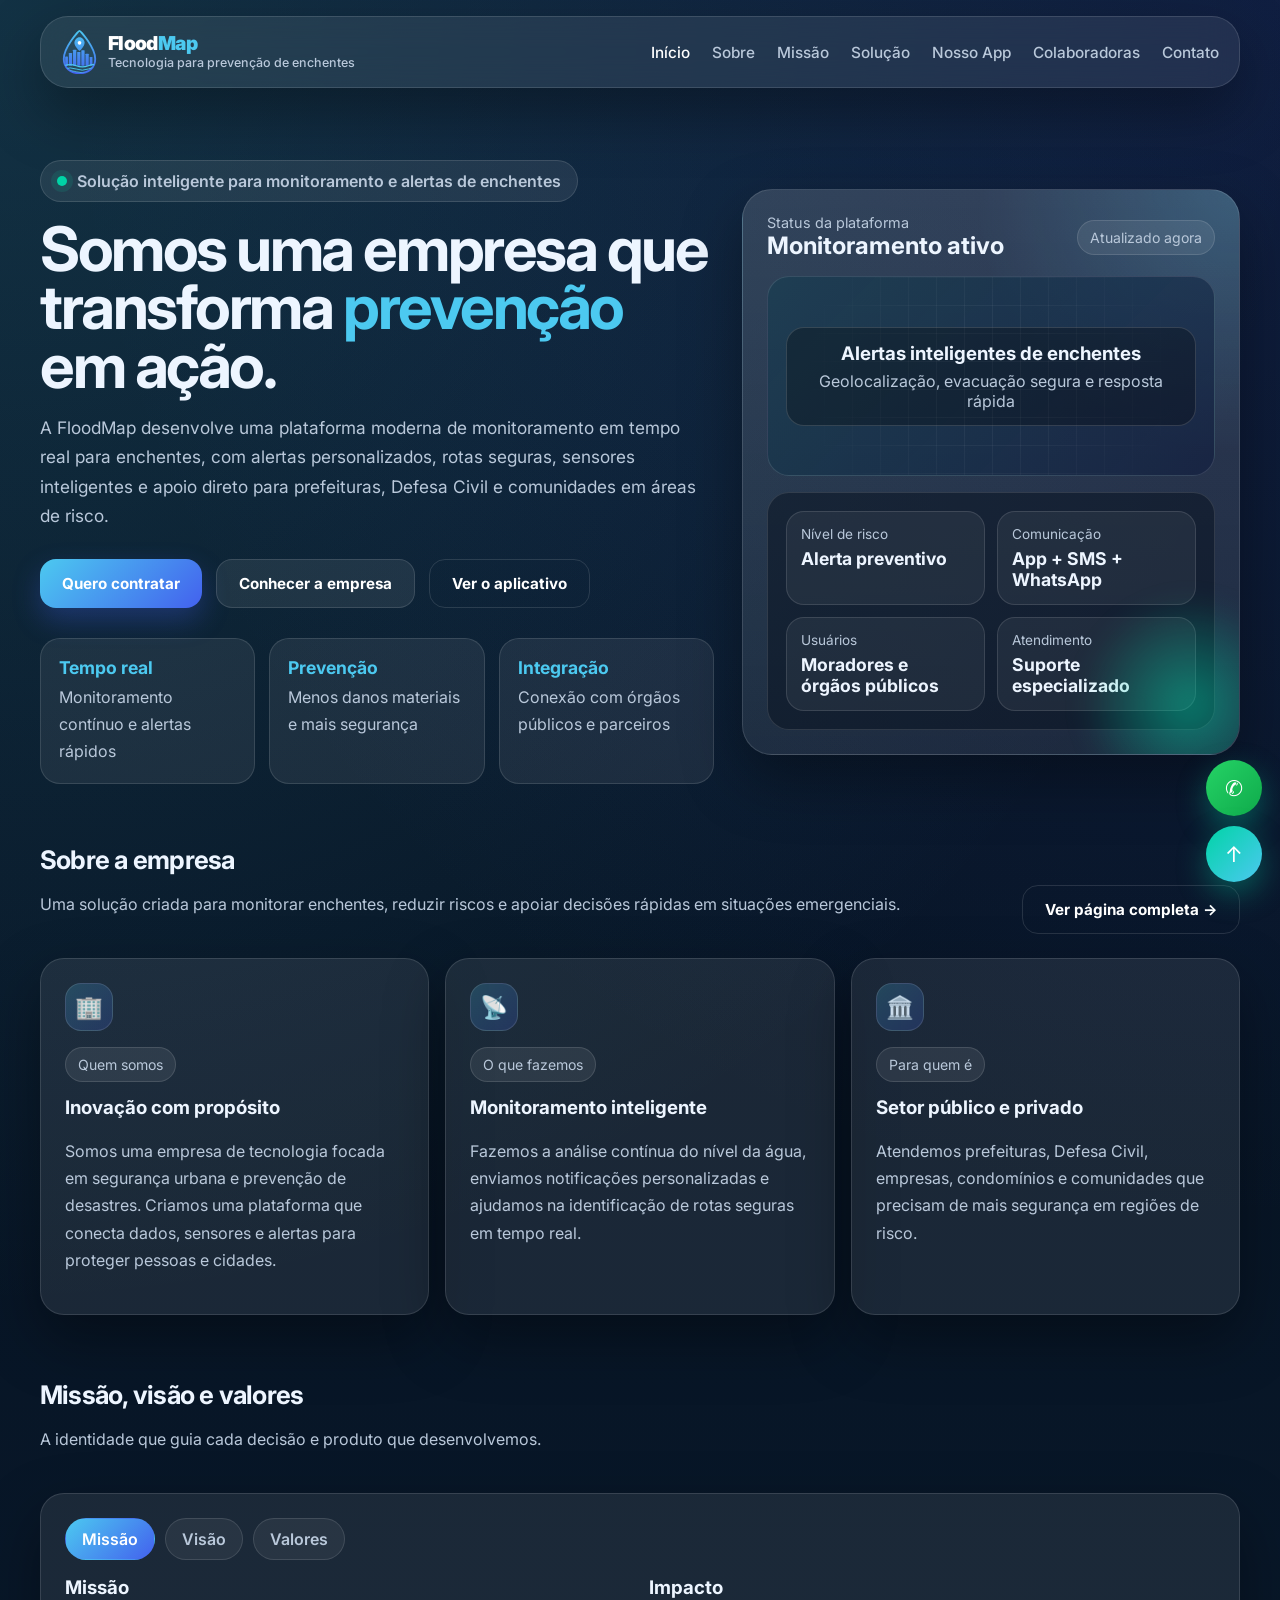
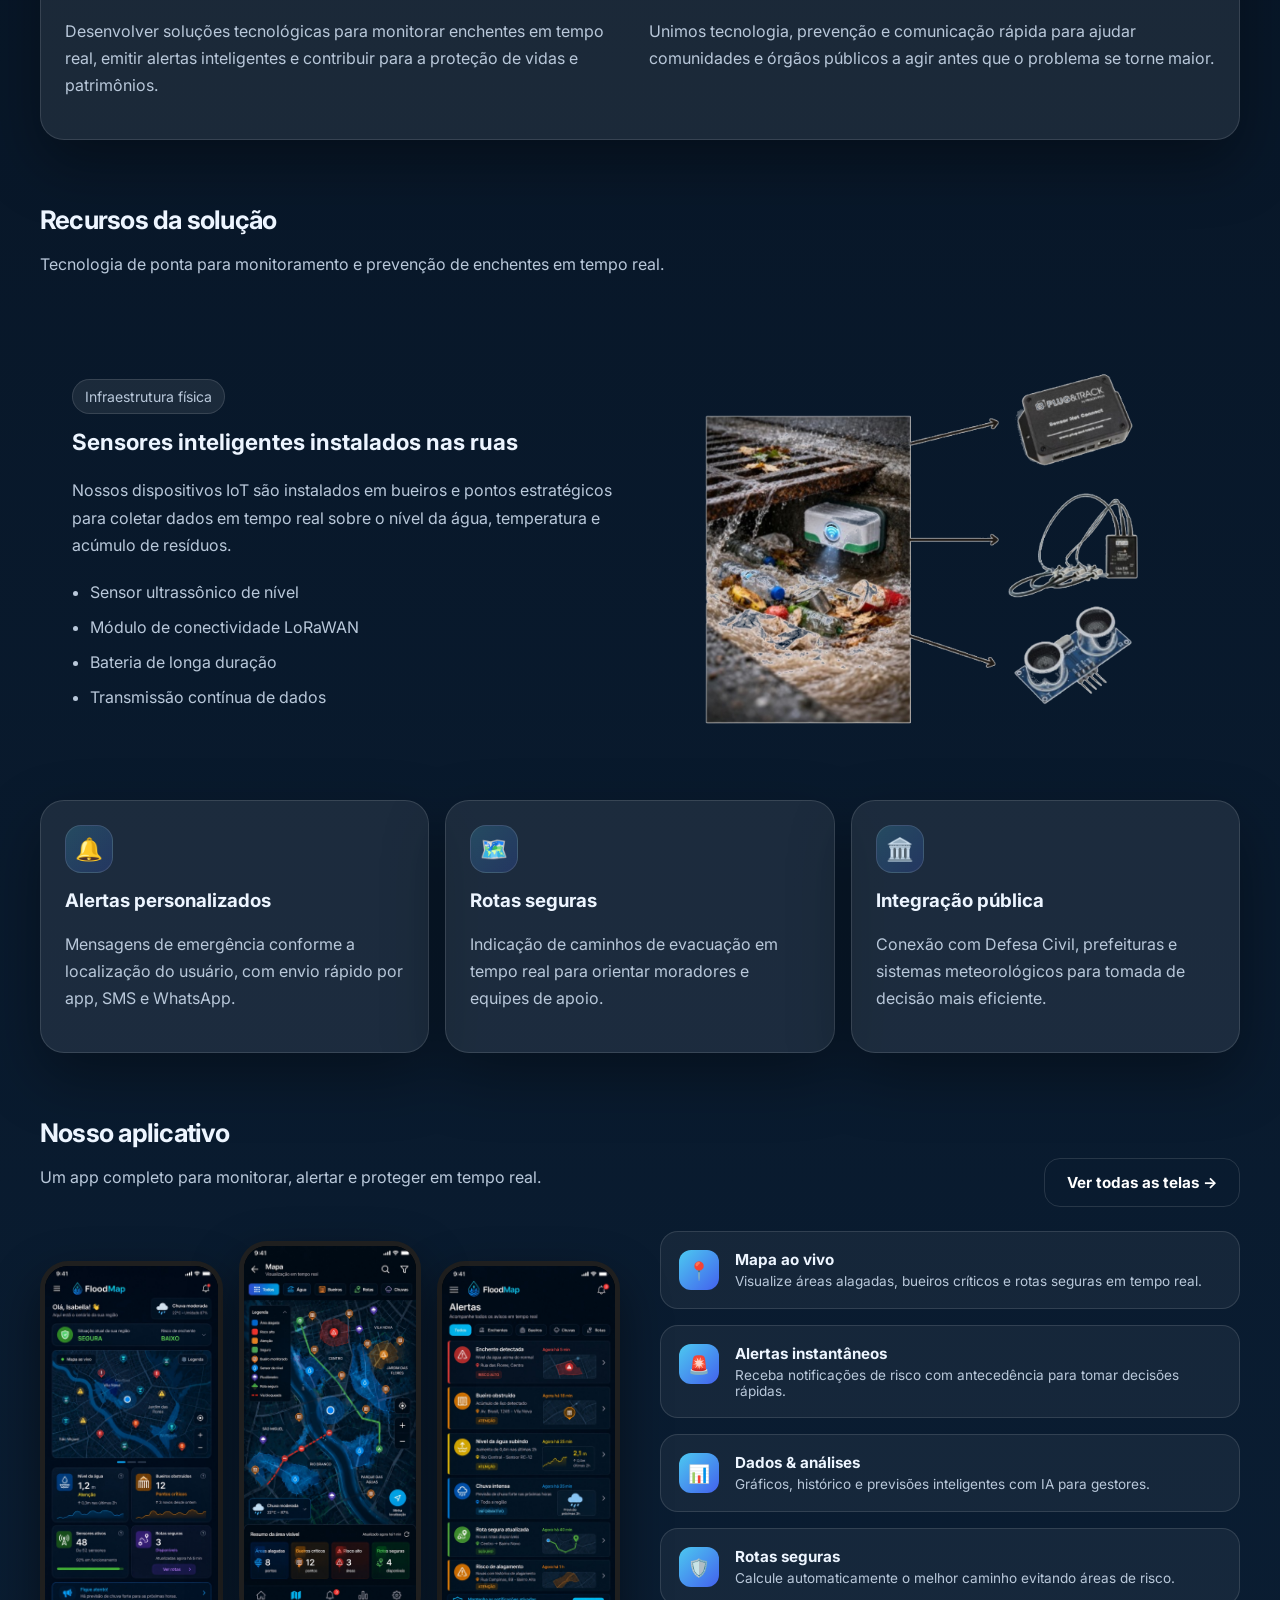
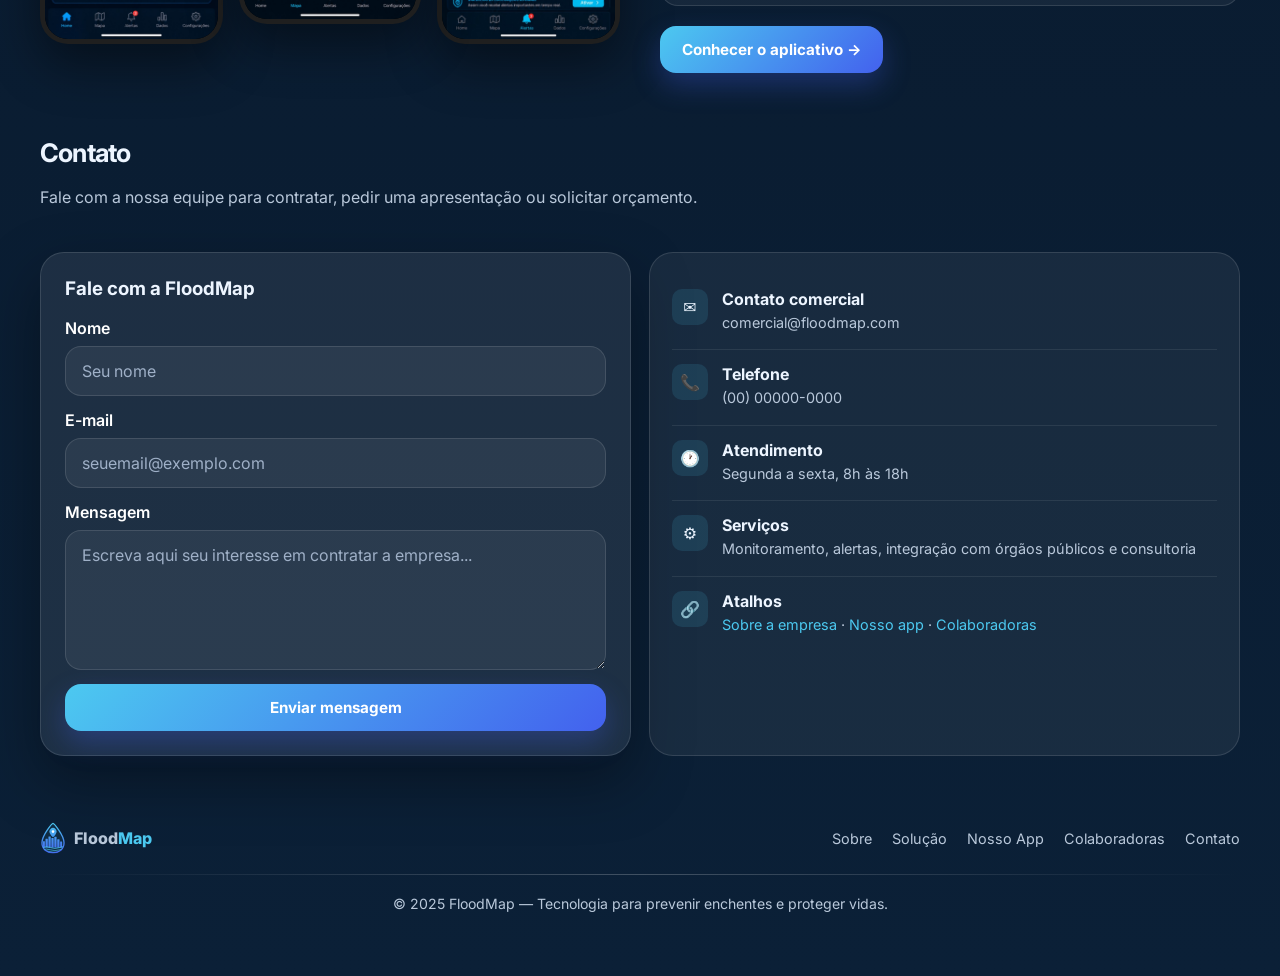
<file: index.html>
<!DOCTYPE html>
<html lang="pt-BR">
<head>
  <meta charset="UTF-8" />
  <meta name="viewport" content="width=device-width, initial-scale=1.0" />
  <title>FloodMap | Monitoramento Inteligente de Enchentes</title>
  <link rel="preconnect" href="https://fonts.googleapis.com">
  <link rel="preconnect" href="https://fonts.gstatic.com" crossorigin>
  <link href="https://fonts.googleapis.com/css2?family=Inter:wght@400;500;600;700;800;900&display=swap" rel="stylesheet">
  <link rel="stylesheet" href="style.css" />
</head>
<body>

  <header class="nav glass">
    <div class="nav-inner">
      <a href="index.html" class="brand">
        <img src="img/logo.svg" alt="FloodMap" class="brand-icon" />
        <div class="brand-text">
          <div class="brand-name"><span>Flood</span><span class="accent">Map</span></div>
          <div class="brand-sub">Tecnologia para prevenção de enchentes</div>
        </div>
      </a>

      <button class="nav-toggle" id="navToggle">☰</button>

      <nav class="nav-links" id="navLinks">
        <a href="#inicio">Início</a>
        <a href="sobre.html">Sobre</a>
        <a href="#missao">Missão</a>
        <a href="#servicos">Solução</a>
        <a href="nosso-app.html">Nosso App</a>
        <a href="colaboradoras.html">Colaboradoras</a>
        <a href="#contato">Contato</a>
      </nav>
    </div>
  </header>

  <main>

    <!-- ── HERO ── -->
    <section class="hero reveal" id="inicio">
      <div class="container hero-grid">
        <div>
          <div class="kicker">
            <span class="kicker-dot"></span>
            Solução inteligente para monitoramento e alertas de enchentes
          </div>

          <h1>Somos uma empresa que transforma <span class="text-accent">prevenção</span> em ação.</h1>

          <p class="lead">
            A FloodMap desenvolve uma plataforma moderna de monitoramento em tempo real para enchentes,
            com alertas personalizados, rotas seguras, sensores inteligentes e apoio direto para prefeituras,
            Defesa Civil e comunidades em áreas de risco.
          </p>

          <div class="hero-actions">
            <a class="btn btn-primary" href="#contato">Quero contratar</a>
            <a class="btn btn-secondary" href="sobre.html">Conhecer a empresa</a>
            <a class="btn btn-outline" href="nosso-app.html">Ver o aplicativo</a>
          </div>

          <div class="stats">
            <div class="stat">
              <strong>Tempo real</strong>
              <span>Monitoramento contínuo e alertas rápidos</span>
            </div>
            <div class="stat">
              <strong>Prevenção</strong>
              <span>Menos danos materiais e mais segurança</span>
            </div>
            <div class="stat">
              <strong>Integração</strong>
              <span>Conexão com órgãos públicos e parceiros</span>
            </div>
          </div>
        </div>

        <div class="hero-card">
          <div class="dashboard">
            <div class="dash-top">
              <div>
                <div class="small-label">Status da plataforma</div>
                <h2 style="margin:0">Monitoramento ativo</h2>
              </div>
              <div class="pill">Atualizado agora</div>
            </div>

            <div class="map-box">
              <div class="map-grid"></div>
              <div class="alert-badge">
                <h3>Alertas inteligentes de enchentes</h3>
                <p>Geolocalização, evacuação segura e resposta rápida</p>
              </div>
            </div>

            <div class="panel">
              <div class="panel-grid">
                <div class="metric">
                  <span>Nível de risco</span>
                  <strong>Alerta preventivo</strong>
                </div>
                <div class="metric">
                  <span>Comunicação</span>
                  <strong>App + SMS + WhatsApp</strong>
                </div>
                <div class="metric">
                  <span>Usuários</span>
                  <strong>Moradores e órgãos públicos</strong>
                </div>
                <div class="metric">
                  <span>Atendimento</span>
                  <strong>Suporte especializado</strong>
                </div>
              </div>
            </div>
          </div>
        </div>
      </div>
    </section>

    <!-- ── SOBRE (resumo) ── -->
    <section id="sobre" class="reveal">
      <div class="container">
        <div class="section-title">
          <div>
            <h2>Sobre a empresa</h2>
            <p>Uma solução criada para monitorar enchentes, reduzir riscos e apoiar decisões rápidas em situações emergenciais.</p>
          </div>
          <a class="btn btn-outline" href="sobre.html">Ver página completa →</a>
        </div>

        <div class="cards">
          <div class="card">
            <div class="card-icon">🏢</div>
            <div class="badge">Quem somos</div>
            <h3>Inovação com propósito</h3>
            <p>
              Somos uma empresa de tecnologia focada em segurança urbana e prevenção de desastres.
              Criamos uma plataforma que conecta dados, sensores e alertas para proteger pessoas e cidades.
            </p>
          </div>
          <div class="card">
            <div class="card-icon">📡</div>
            <div class="badge">O que fazemos</div>
            <h3>Monitoramento inteligente</h3>
            <p>
              Fazemos a análise contínua do nível da água, enviamos notificações personalizadas e ajudamos na identificação de rotas seguras em tempo real.
            </p>
          </div>
          <div class="card">
            <div class="card-icon">🏛️</div>
            <div class="badge">Para quem é</div>
            <h3>Setor público e privado</h3>
            <p>
              Atendemos prefeituras, Defesa Civil, empresas, condomínios e comunidades que precisam de mais segurança em regiões de risco.
            </p>
          </div>
        </div>
      </div>
    </section>

    <!-- ── MISSÃO ── -->
    <section id="missao" class="reveal">
      <div class="container">
        <div class="section-title">
          <div>
            <h2>Missão, visão e valores</h2>
            <p>A identidade que guia cada decisão e produto que desenvolvemos.</p>
          </div>
        </div>

        <div class="card">
          <div class="tabs">
            <button class="tab-btn active" data-tab="missao">Missão</button>
            <button class="tab-btn" data-tab="visao">Visão</button>
            <button class="tab-btn" data-tab="valores">Valores</button>
          </div>

          <div class="tab-panel active" id="missao-panel">
            <div class="split">
              <div>
                <h3>Missão</h3>
                <p>
                  Desenvolver soluções tecnológicas para monitorar enchentes em tempo real, emitir alertas inteligentes e contribuir para a proteção de vidas e patrimônios.
                </p>
              </div>
              <div>
                <h3>Impacto</h3>
                <p>
                  Unimos tecnologia, prevenção e comunicação rápida para ajudar comunidades e órgãos públicos a agir antes que o problema se torne maior.
                </p>
              </div>
            </div>
          </div>

          <div class="tab-panel" id="visao-panel">
            <div class="split">
              <div>
                <h3>Visão</h3>
                <p>
                  Ser referência em monitoramento de enchentes e gestão de riscos urbanos, tornando as cidades mais seguras e preparadas para eventos climáticos extremos.
                </p>
              </div>
              <div>
                <h3>Futuro</h3>
                <p>
                  Expandir a solução para mais cidades, integrando dados, automação e inteligência para melhorar a resposta emergencial em larga escala.
                </p>
              </div>
            </div>
          </div>

          <div class="tab-panel" id="valores-panel">
            <div class="split">
              <div>
                <h3>Valores</h3>
                <ul class="list">
                  <li>Compromisso com a segurança das pessoas</li>
                  <li>Inovação e melhoria contínua</li>
                  <li>Responsabilidade social e ambiental</li>
                  <li>Transparência e confiabilidade</li>
                </ul>
              </div>
              <div>
                <h3>Cultura</h3>
                <p>
                  Trabalhamos com foco em impacto real, colaboração com parceiros e soluções acessíveis para quem mais precisa.
                </p>
              </div>
            </div>
          </div>
        </div>
      </div>
    </section>

    <!-- ── RECURSOS / SOLUÇÃO ── -->
    <section id="servicos" class="reveal">
      <div class="container">
        <div class="section-title">
          <div>
            <h2>Recursos da solução</h2>
            <p>Tecnologia de ponta para monitoramento e prevenção de enchentes em tempo real.</p>
          </div>
        </div>

        <!-- Sensor hardware image -->
        <div class="card resources-feature">
          <div class="resources-feature-text">
            <div class="badge">Infraestrutura física</div>
            <h3>Sensores inteligentes instalados nas ruas</h3>
            <p>
              Nossos dispositivos IoT são instalados em bueiros e pontos estratégicos para coletar dados em tempo real sobre o nível da água, temperatura e acúmulo de resíduos.
            </p>
            <ul class="list" style="margin-top:12px">
              <li>Sensor ultrassônico de nível</li>
              <li>Módulo de conectividade LoRaWAN</li>
              <li>Bateria de longa duração</li>
              <li>Transmissão contínua de dados</li>
            </ul>
          </div>
          <div class="resources-feature-img">
            <img src="img/sensores.jpeg?v=2" alt="Sensores IoT FloodMap instalados em bueiro urbano" />
          </div>
        </div>

        <div class="cards">
          <div class="card">
            <div class="card-icon">🔔</div>
            <h3>Alertas personalizados</h3>
            <p>Mensagens de emergência conforme a localização do usuário, com envio rápido por app, SMS e WhatsApp.</p>
          </div>
          <div class="card">
            <div class="card-icon">🗺️</div>
            <h3>Rotas seguras</h3>
            <p>Indicação de caminhos de evacuação em tempo real para orientar moradores e equipes de apoio.</p>
          </div>
          <div class="card">
            <div class="card-icon">🏛️</div>
            <h3>Integração pública</h3>
            <p>Conexão com Defesa Civil, prefeituras e sistemas meteorológicos para tomada de decisão mais eficiente.</p>
          </div>
        </div>
      </div>
    </section>

    <!-- ── NOSSO APP (preview) ── -->
    <section class="reveal">
      <div class="container">
        <div class="section-title">
          <div>
            <h2>Nosso aplicativo</h2>
            <p>Um app completo para monitorar, alertar e proteger em tempo real.</p>
          </div>
          <a class="btn btn-outline" href="nosso-app.html">Ver todas as telas →</a>
        </div>

        <div class="app-preview-grid">
          <div class="app-phones">
            <div class="mini-phone">
              <img src="img/app-home.jpeg" alt="Tela Home do FloodMap" />
            </div>
            <div class="mini-phone elevated">
              <img src="img/app-mapa.jpeg" alt="Tela de Mapa do FloodMap" />
            </div>
            <div class="mini-phone">
              <img src="img/app-alertas.jpeg" alt="Tela de Alertas do FloodMap" />
            </div>
          </div>

          <div class="app-features-list">
            <div class="app-feature-item">
              <div class="app-feature-icon">📍</div>
              <div>
                <h4>Mapa ao vivo</h4>
                <p>Visualize áreas alagadas, bueiros críticos e rotas seguras em tempo real.</p>
              </div>
            </div>
            <div class="app-feature-item">
              <div class="app-feature-icon">🚨</div>
              <div>
                <h4>Alertas instantâneos</h4>
                <p>Receba notificações de risco com antecedência para tomar decisões rápidas.</p>
              </div>
            </div>
            <div class="app-feature-item">
              <div class="app-feature-icon">📊</div>
              <div>
                <h4>Dados & análises</h4>
                <p>Gráficos, histórico e previsões inteligentes com IA para gestores.</p>
              </div>
            </div>
            <div class="app-feature-item">
              <div class="app-feature-icon">🛡️</div>
              <div>
                <h4>Rotas seguras</h4>
                <p>Calcule automaticamente o melhor caminho evitando áreas de risco.</p>
              </div>
            </div>
            <a class="btn btn-primary" href="nosso-app.html" style="justify-self:start;margin-top:4px">
              Conhecer o aplicativo →
            </a>
          </div>
        </div>
      </div>
    </section>

    <!-- ── CONTATO ── -->
    <section id="contato" class="reveal">
      <div class="container">
        <div class="section-title">
          <div>
            <h2>Contato</h2>
            <p>Fale com a nossa equipe para contratar, pedir uma apresentação ou solicitar orçamento.</p>
          </div>
        </div>

        <div class="contact-grid">
          <div class="card">
            <h3>Fale com a FloodMap</h3>
            <form id="contactForm">
              <div class="field">
                <label for="nome">Nome</label>
                <input id="nome" type="text" placeholder="Seu nome" required />
              </div>
              <div class="field">
                <label for="email">E-mail</label>
                <input id="email" type="email" placeholder="seuemail@exemplo.com" required />
              </div>
              <div class="field">
                <label for="mensagem">Mensagem</label>
                <textarea id="mensagem" placeholder="Escreva aqui seu interesse em contratar a empresa..." required></textarea>
              </div>
              <button class="btn btn-primary" type="submit">Enviar mensagem</button>
            </form>
          </div>

          <div class="contact-box">
            <div class="contact-item">
              <div class="contact-item-icon">✉️</div>
              <div class="contact-item-body">
                <strong>Contato comercial</strong>
                <span>comercial@floodmap.com</span>
              </div>
            </div>
            <div class="contact-item">
              <div class="contact-item-icon">📞</div>
              <div class="contact-item-body">
                <strong>Telefone</strong>
                <span>(00) 00000-0000</span>
              </div>
            </div>
            <div class="contact-item">
              <div class="contact-item-icon">🕐</div>
              <div class="contact-item-body">
                <strong>Atendimento</strong>
                <span>Segunda a sexta, 8h às 18h</span>
              </div>
            </div>
            <div class="contact-item">
              <div class="contact-item-icon">⚙️</div>
              <div class="contact-item-body">
                <strong>Serviços</strong>
                <span>Monitoramento, alertas, integração com órgãos públicos e consultoria</span>
              </div>
            </div>
            <div class="contact-item">
              <div class="contact-item-icon">🔗</div>
              <div class="contact-item-body">
                <strong>Atalhos</strong>
                <span>
                  <a href="sobre.html" style="color:var(--primary)">Sobre a empresa</a> ·
                  <a href="nosso-app.html" style="color:var(--primary)">Nosso app</a> ·
                  <a href="colaboradoras.html" style="color:var(--primary)">Colaboradoras</a>
                </span>
              </div>
            </div>
          </div>
        </div>
      </div>
    </section>

  </main>

  <a class="floating whatsapp" href="https://wa.me/5500000000000" target="_blank" rel="noopener" title="WhatsApp">✆</a>
  <a class="floating" href="#inicio" title="Voltar ao topo">↑</a>

  <footer class="footer">
    <div class="container">
      <div class="footer-inner">
        <a href="index.html" class="brand" style="gap:8px">
          <img src="img/logo.svg" alt="FloodMap" style="height:32px;width:auto" />
          <span style="font-weight:800;font-size:1rem">Flood<span style="color:var(--primary)">Map</span></span>
        </a>
        <div class="footer-links">
          <a href="sobre.html">Sobre</a>
          <a href="#servicos">Solução</a>
          <a href="nosso-app.html">Nosso App</a>
          <a href="colaboradoras.html">Colaboradoras</a>
          <a href="#contato">Contato</a>
        </div>
      </div>
      <div class="section-divider"></div>
      <p style="margin-top:20px;font-size:0.88rem">© 2025 FloodMap — Tecnologia para prevenir enchentes e proteger vidas.</p>
    </div>
  </footer>

  <script src="script.js"></script>
</body>
</html>
</file>
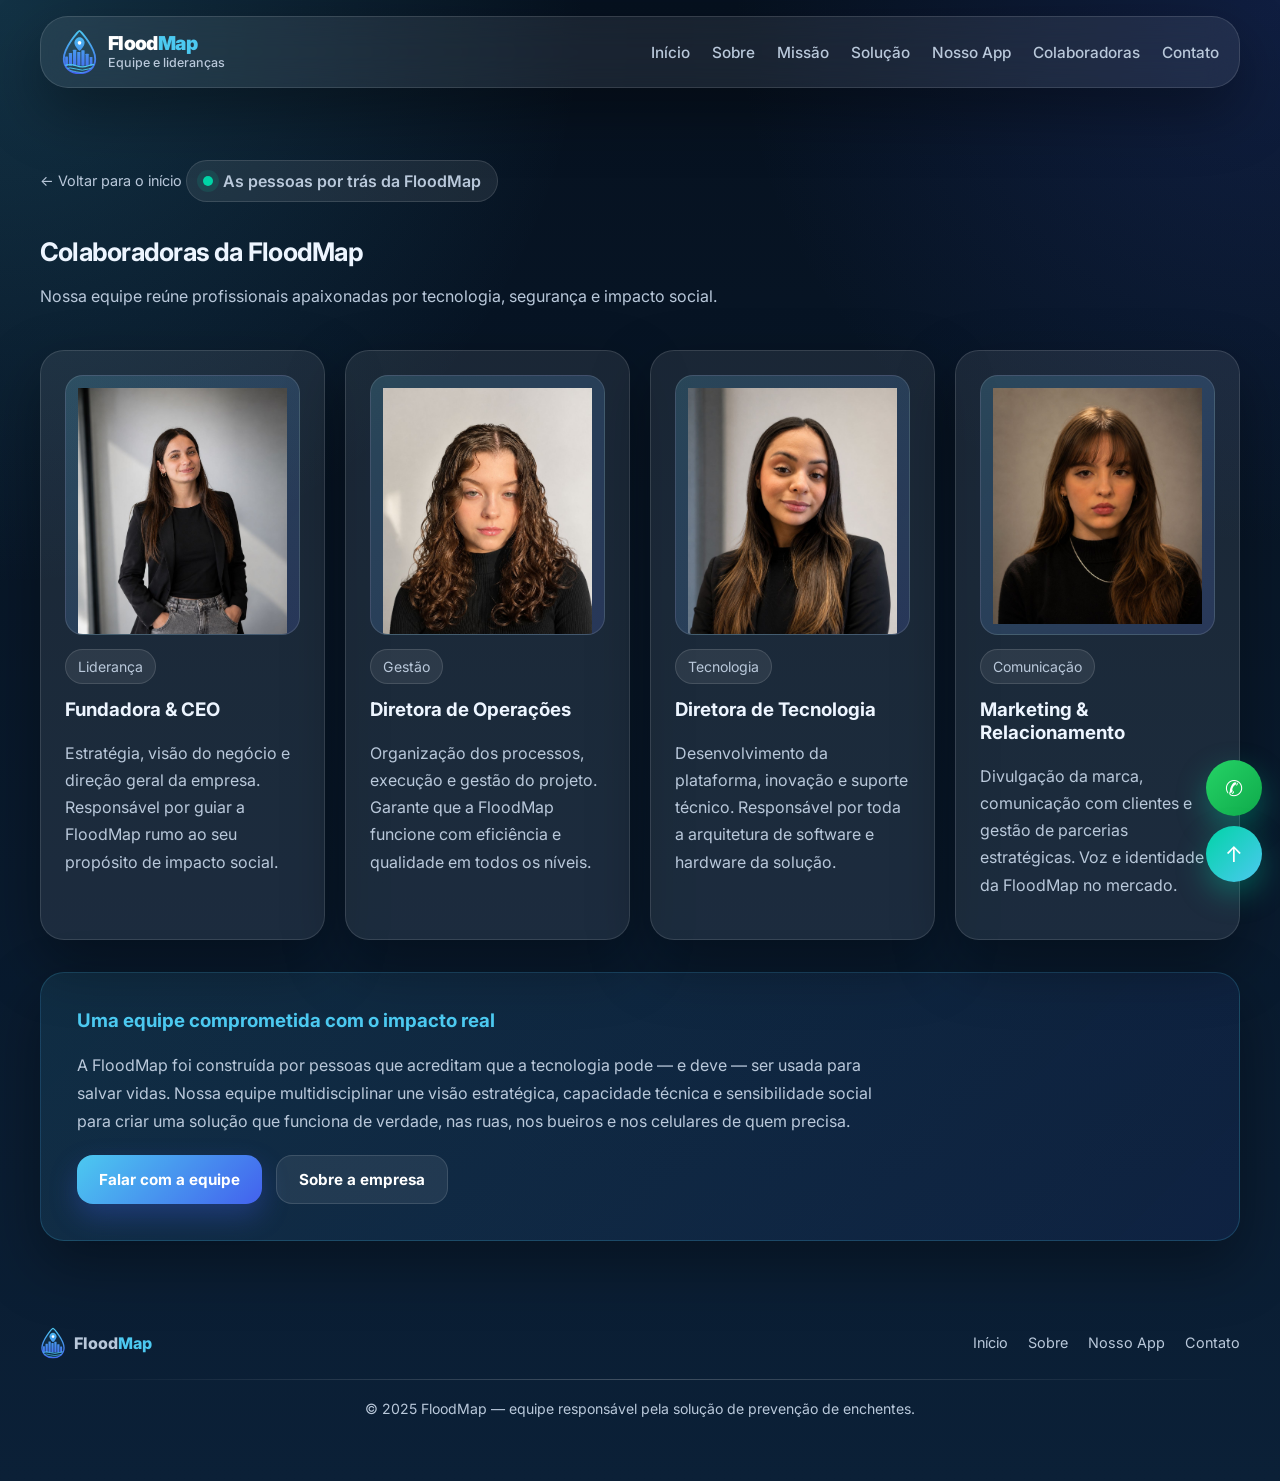
<file: colaboradoras.html>
<!DOCTYPE html>
<html lang="pt-BR">
<head>
  <meta charset="UTF-8" />
  <meta name="viewport" content="width=device-width, initial-scale=1.0" />
  <title>FloodMap | Colaboradoras</title>
  <link rel="preconnect" href="https://fonts.googleapis.com">
  <link rel="preconnect" href="https://fonts.gstatic.com" crossorigin>
  <link href="https://fonts.googleapis.com/css2?family=Inter:wght@400;500;600;700;800;900&display=swap" rel="stylesheet">
  <link rel="stylesheet" href="style.css" />
</head>
<body>

  <header class="nav glass">
    <div class="nav-inner">
      <a href="index.html" class="brand">
        <img src="img/logo.svg" alt="FloodMap" class="brand-icon" />
        <div class="brand-text">
          <div class="brand-name"><span>Flood</span><span class="accent">Map</span></div>
          <div class="brand-sub">Equipe e lideranças</div>
        </div>
      </a>

      <button class="nav-toggle" id="navToggle">☰</button>

      <nav class="nav-links" id="navLinks">
        <a href="index.html">Início</a>
        <a href="sobre.html">Sobre</a>
        <a href="index.html#missao">Missão</a>
        <a href="index.html#servicos">Solução</a>
        <a href="nosso-app.html">Nosso App</a>
        <a href="colaboradoras.html" class="active">Colaboradoras</a>
        <a href="index.html#contato">Contato</a>
      </nav>
    </div>
  </header>

  <main>
    <section class="hero reveal" id="topo">
      <div class="container">
        <a href="index.html" style="display:inline-flex;align-items:center;gap:8px;color:var(--muted);font-size:0.9rem;margin-bottom:24px;transition:color 0.2s" onmouseover="this.style.color='white'" onmouseout="this.style.color='var(--muted)'">
          ← Voltar para o início
        </a>

        <div class="kicker">
          <span class="kicker-dot"></span>
          As pessoas por trás da FloodMap
        </div>

        <div class="section-title" style="margin-top:16px">
          <div>
            <h2>Colaboradoras da FloodMap</h2>
            <p>Nossa equipe reúne profissionais apaixonadas por tecnologia, segurança e impacto social.</p>
          </div>
        </div>

        <div class="cards team-page-grid">

          <div class="card team-page-card">
            <div class="team-photo large">
              <img src="img/Giulia.jpg" alt="Fundadora / CEO"
                   onerror="this.style.display='none'; this.parentElement.innerHTML='<span style=\'padding:12px;text-align:center;color:var(--muted)\'>Foto em breve</span>'"/>
            </div>
            <div class="badge">Liderança</div>
            <h3>Fundadora & CEO</h3>
            <p>Estratégia, visão do negócio e direção geral da empresa. Responsável por guiar a FloodMap rumo ao seu propósito de impacto social.</p>
          </div>

          <div class="card team-page-card">
            <div class="team-photo large">
              <img src="img/Nicole.jpg" alt="Diretora de Operações"
                   onerror="this.style.display='none'; this.parentElement.innerHTML='<span style=\'padding:12px;text-align:center;color:var(--muted)\'>Foto em breve</span>'"/>
            </div>
            <div class="badge">Gestão</div>
            <h3>Diretora de Operações</h3>
            <p>Organização dos processos, execução e gestão do projeto. Garante que a FloodMap funcione com eficiência e qualidade em todos os níveis.</p>
          </div>

          <div class="card team-page-card">
            <div class="team-photo large">
              <img src="img/isabella.jpg" alt="Diretora de Tecnologia"
                   onerror="this.style.display='none'; this.parentElement.innerHTML='<span style=\'padding:12px;text-align:center;color:var(--muted)\'>Foto em breve</span>'"/>
            </div>
            <div class="badge">Tecnologia</div>
            <h3>Diretora de Tecnologia</h3>
            <p>Desenvolvimento da plataforma, inovação e suporte técnico. Responsável por toda a arquitetura de software e hardware da solução.</p>
          </div>

          <div class="card team-page-card">
            <div class="team-photo large">
              <img src="img/leticia.jpg" alt="Marketing e Relacionamento"
                   onerror="this.style.display='none'; this.parentElement.innerHTML='<span style=\'padding:12px;text-align:center;color:var(--muted)\'>Foto em breve</span>'"/>
            </div>
            <div class="badge">Comunicação</div>
            <h3>Marketing & Relacionamento</h3>
            <p>Divulgação da marca, comunicação com clientes e gestão de parcerias estratégicas. Voz e identidade da FloodMap no mercado.</p>
          </div>

        </div>

        <!-- About the team -->
        <div class="card sobre-highlight" style="margin-top:32px">
          <h3 style="margin-top:0">Uma equipe comprometida com o impacto real</h3>
          <p style="color:var(--muted);line-height:1.75;max-width:80ch">
            A FloodMap foi construída por pessoas que acreditam que a tecnologia pode — e deve — ser usada para salvar vidas.
            Nossa equipe multidisciplinar une visão estratégica, capacidade técnica e sensibilidade social para criar uma solução que funciona de verdade, nas ruas, nos bueiros e nos celulares de quem precisa.
          </p>
          <div style="display:flex;gap:14px;flex-wrap:wrap;margin-top:20px">
            <a class="btn btn-primary" href="index.html#contato">Falar com a equipe</a>
            <a class="btn btn-secondary" href="sobre.html">Sobre a empresa</a>
          </div>
        </div>

      </div>
    </section>
  </main>

  <a class="floating whatsapp" href="https://wa.me/5500000000000" target="_blank" rel="noopener" title="WhatsApp">✆</a>
  <a class="floating" href="#topo" title="Voltar ao topo">↑</a>

  <footer class="footer">
    <div class="container">
      <div class="footer-inner">
        <a href="index.html" class="brand" style="gap:8px">
          <img src="img/logo.svg" alt="FloodMap" style="height:32px;width:auto" />
          <span style="font-weight:800;font-size:1rem">Flood<span style="color:var(--primary)">Map</span></span>
        </a>
        <div class="footer-links">
          <a href="index.html">Início</a>
          <a href="sobre.html">Sobre</a>
          <a href="nosso-app.html">Nosso App</a>
          <a href="index.html#contato">Contato</a>
        </div>
      </div>
      <div class="section-divider"></div>
      <p style="margin-top:20px;font-size:0.88rem">© 2025 FloodMap — equipe responsável pela solução de prevenção de enchentes.</p>
    </div>
  </footer>

  <script src="script.js"></script>
</body>
</html>
</file>
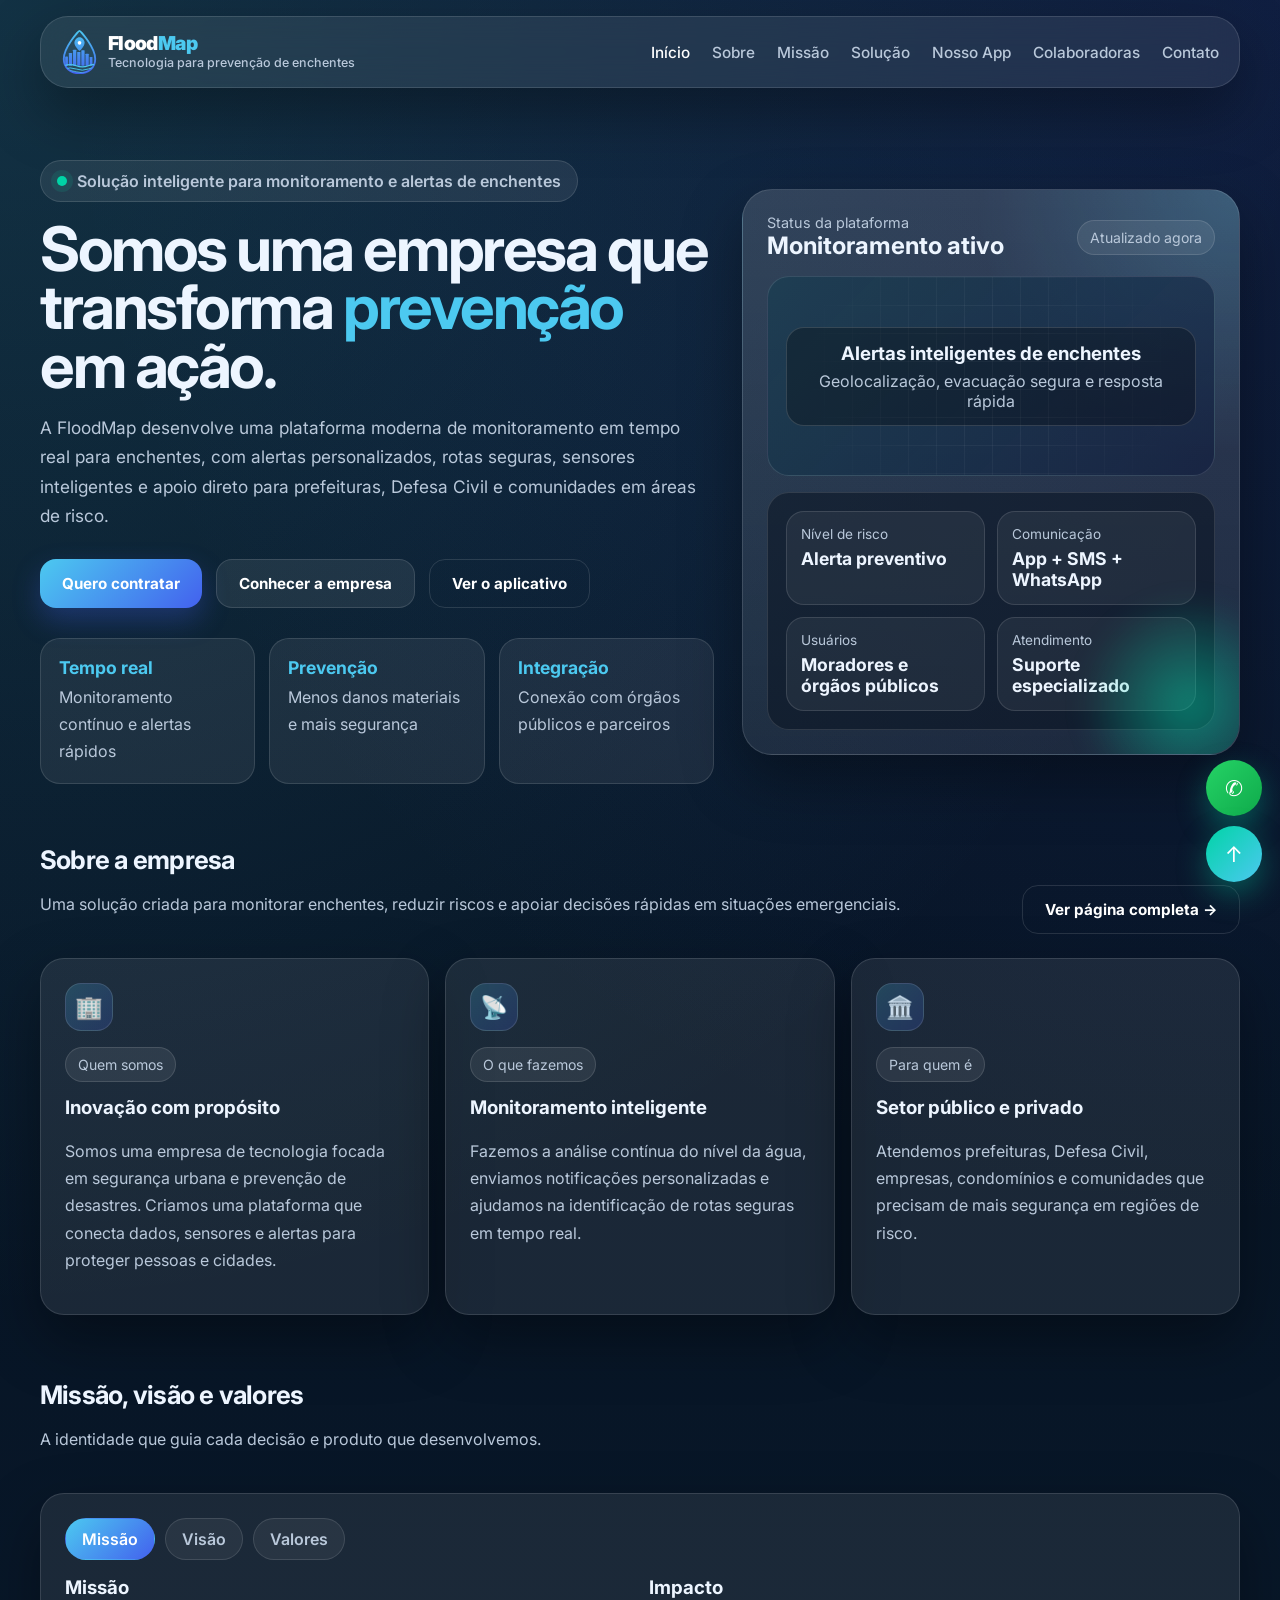
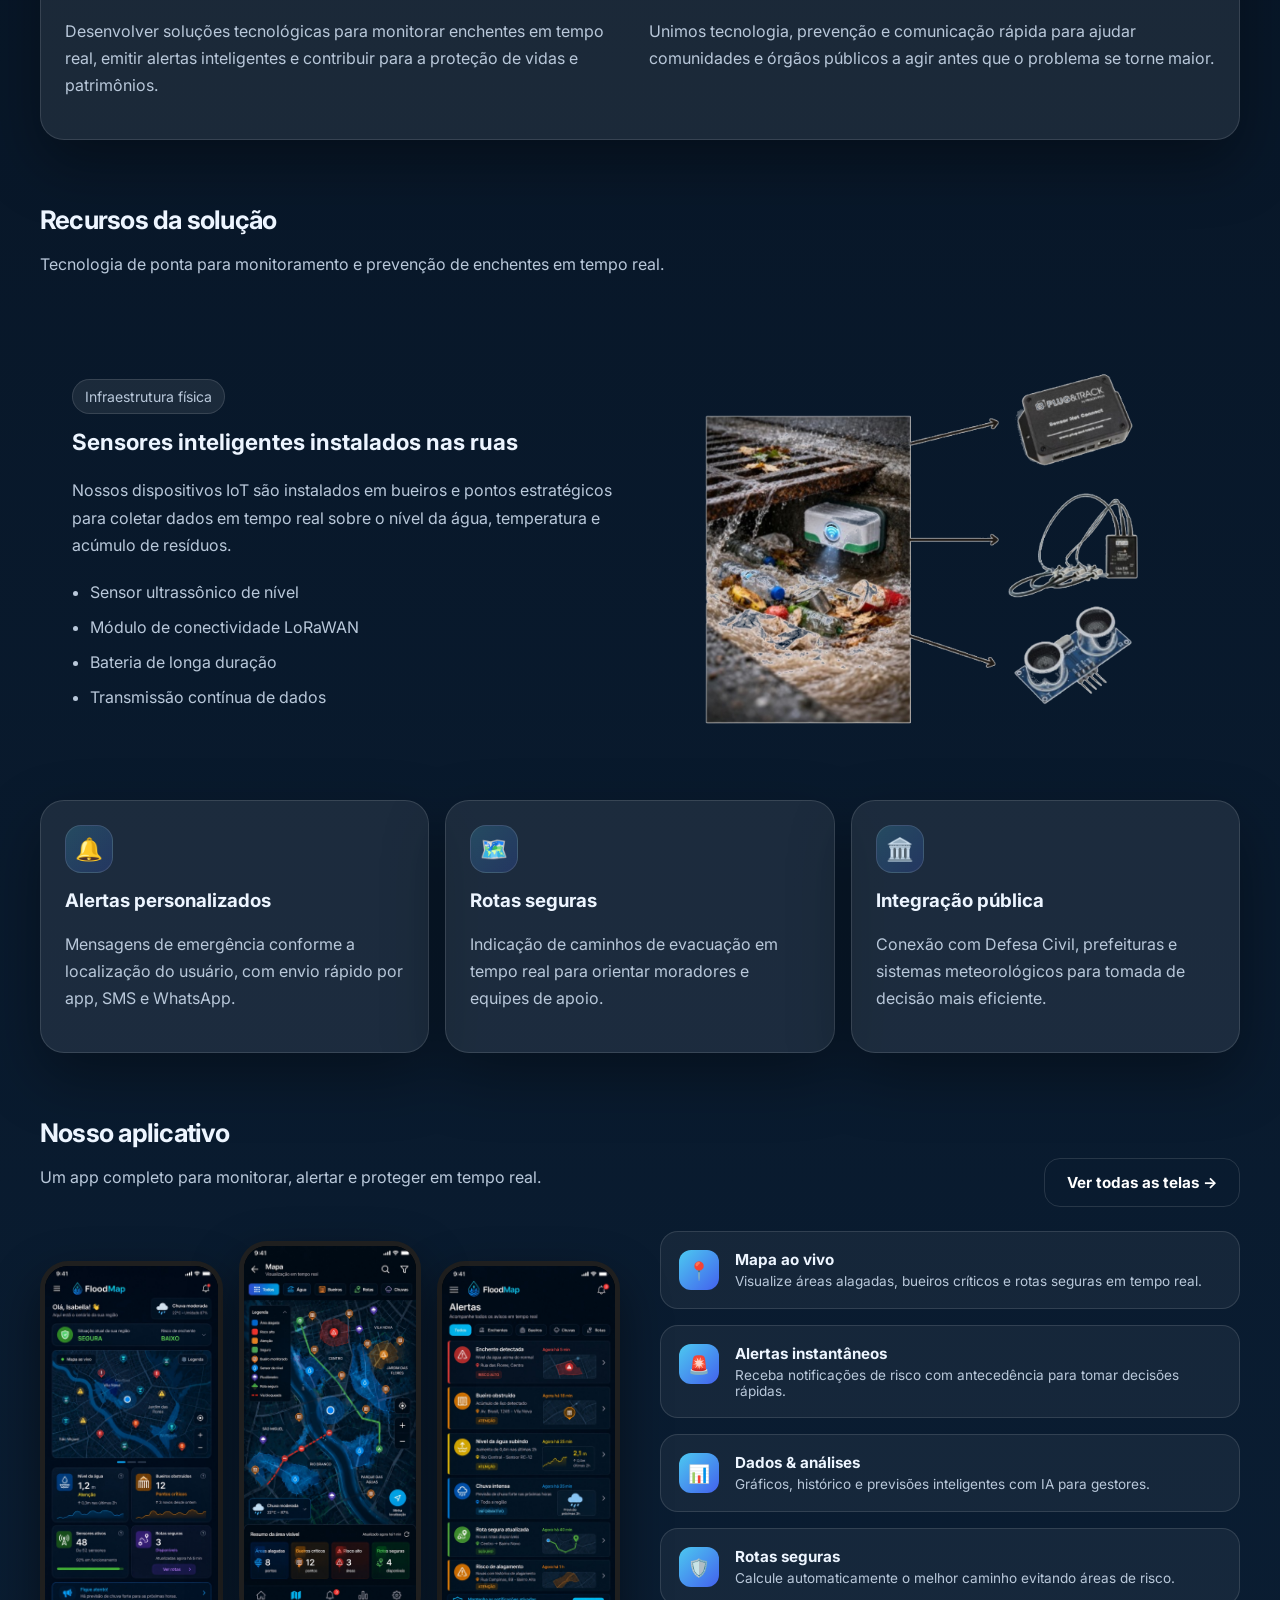
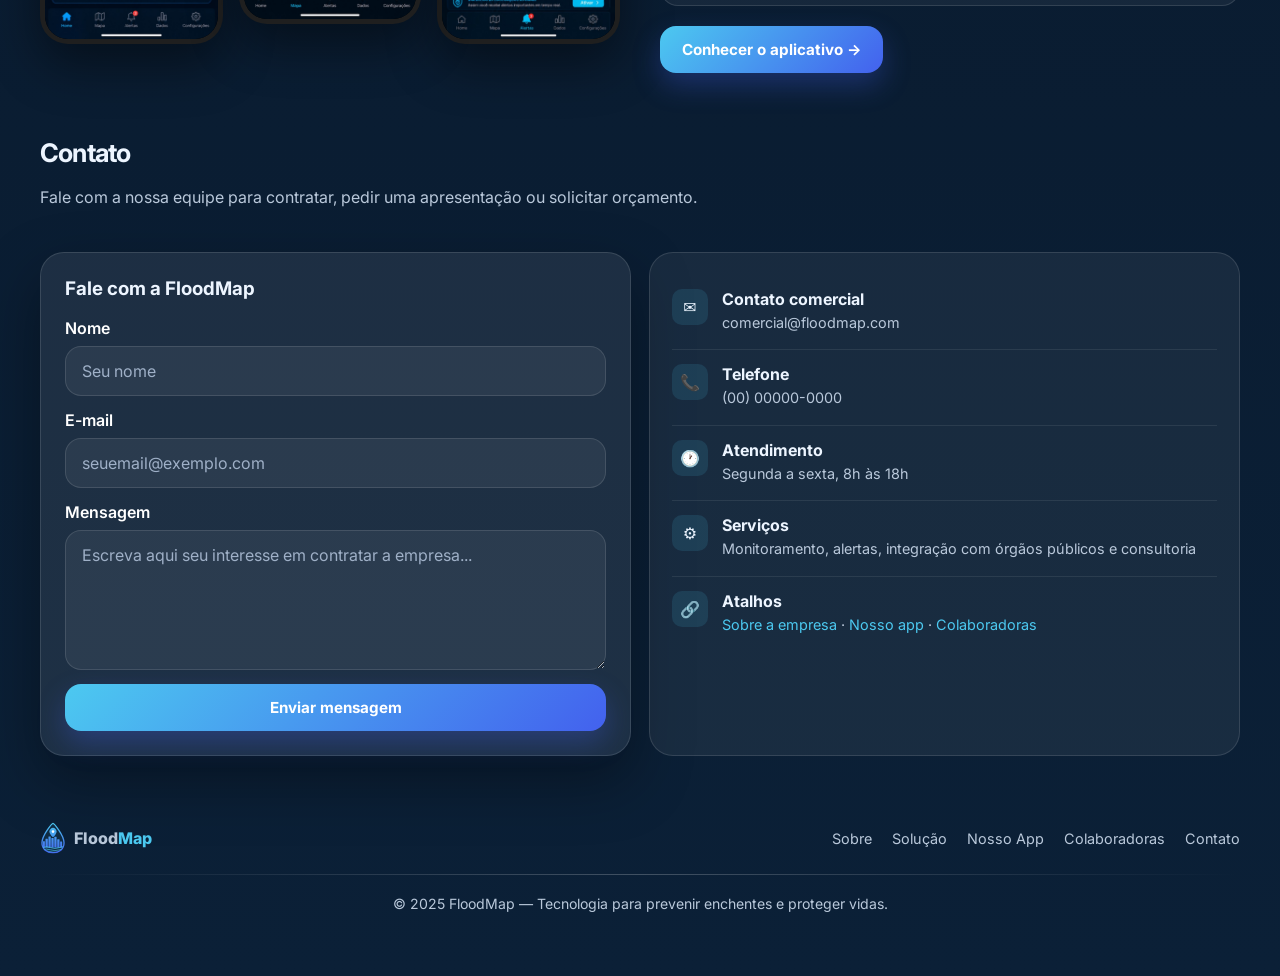
<file: inicio.html>
<!DOCTYPE html>
<html lang="pt-BR">
<head>
  <meta charset="UTF-8" />
  <meta name="viewport" content="width=device-width, initial-scale=1.0" />
  <title>FloodMap | Monitoramento Inteligente de Enchentes</title>
  <link rel="preconnect" href="https://fonts.googleapis.com">
  <link rel="preconnect" href="https://fonts.gstatic.com" crossorigin>
  <link href="https://fonts.googleapis.com/css2?family=Inter:wght@400;500;600;700;800;900&display=swap" rel="stylesheet">
  <link rel="stylesheet" href="style.css" />
</head>
<body>

  <header class="nav glass">
    <div class="nav-inner">
      <a href="inicio.html" class="brand">
        <img src="img/logo.svg" alt="FloodMap" class="brand-icon" />
        <div class="brand-text">
          <div class="brand-name"><span>Flood</span><span class="accent">Map</span></div>
          <div class="brand-sub">Tecnologia para prevenção de enchentes</div>
        </div>
      </a>

      <button class="nav-toggle" id="navToggle">☰</button>

      <nav class="nav-links" id="navLinks">
        <a href="#inicio">Início</a>
        <a href="sobre.html">Sobre</a>
        <a href="#missao">Missão</a>
        <a href="#servicos">Solução</a>
        <a href="nosso-app.html">Nosso App</a>
        <a href="colaboradoras.html">Colaboradoras</a>
        <a href="#contato">Contato</a>
      </nav>
    </div>
  </header>

  <main>

    <!-- ── HERO ── -->
    <section class="hero reveal" id="inicio">
      <div class="container hero-grid">
        <div>
          <div class="kicker">
            <span class="kicker-dot"></span>
            Solução inteligente para monitoramento e alertas de enchentes
          </div>

          <h1>Somos uma empresa que transforma <span class="text-accent">prevenção</span> em ação.</h1>

          <p class="lead">
            A FloodMap desenvolve uma plataforma moderna de monitoramento em tempo real para enchentes,
            com alertas personalizados, rotas seguras, sensores inteligentes e apoio direto para prefeituras,
            Defesa Civil e comunidades em áreas de risco.
          </p>

          <div class="hero-actions">
            <a class="btn btn-primary" href="#contato">Quero contratar</a>
            <a class="btn btn-secondary" href="sobre.html">Conhecer a empresa</a>
            <a class="btn btn-outline" href="nosso-app.html">Ver o aplicativo</a>
          </div>

          <div class="stats">
            <div class="stat">
              <strong>Tempo real</strong>
              <span>Monitoramento contínuo e alertas rápidos</span>
            </div>
            <div class="stat">
              <strong>Prevenção</strong>
              <span>Menos danos materiais e mais segurança</span>
            </div>
            <div class="stat">
              <strong>Integração</strong>
              <span>Conexão com órgãos públicos e parceiros</span>
            </div>
          </div>
        </div>

        <div class="hero-card">
          <div class="dashboard">
            <div class="dash-top">
              <div>
                <div class="small-label">Status da plataforma</div>
                <h2 style="margin:0">Monitoramento ativo</h2>
              </div>
              <div class="pill">Atualizado agora</div>
            </div>

            <div class="map-box">
              <div class="map-grid"></div>
              <div class="alert-badge">
                <h3>Alertas inteligentes de enchentes</h3>
                <p>Geolocalização, evacuação segura e resposta rápida</p>
              </div>
            </div>

            <div class="panel">
              <div class="panel-grid">
                <div class="metric">
                  <span>Nível de risco</span>
                  <strong>Alerta preventivo</strong>
                </div>
                <div class="metric">
                  <span>Comunicação</span>
                  <strong>App + SMS + WhatsApp</strong>
                </div>
                <div class="metric">
                  <span>Usuários</span>
                  <strong>Moradores e órgãos públicos</strong>
                </div>
                <div class="metric">
                  <span>Atendimento</span>
                  <strong>Suporte especializado</strong>
                </div>
              </div>
            </div>
          </div>
        </div>
      </div>
    </section>

    <!-- ── SOBRE (resumo) ── -->
    <section id="sobre" class="reveal">
      <div class="container">
        <div class="section-title">
          <div>
            <h2>Sobre a empresa</h2>
            <p>Uma solução criada para monitorar enchentes, reduzir riscos e apoiar decisões rápidas em situações emergenciais.</p>
          </div>
          <a class="btn btn-outline" href="sobre.html">Ver página completa →</a>
        </div>

        <div class="cards">
          <div class="card">
            <div class="card-icon">🏢</div>
            <div class="badge">Quem somos</div>
            <h3>Inovação com propósito</h3>
            <p>
              Somos uma empresa de tecnologia focada em segurança urbana e prevenção de desastres.
              Criamos uma plataforma que conecta dados, sensores e alertas para proteger pessoas e cidades.
            </p>
          </div>
          <div class="card">
            <div class="card-icon">📡</div>
            <div class="badge">O que fazemos</div>
            <h3>Monitoramento inteligente</h3>
            <p>
              Fazemos a análise contínua do nível da água, enviamos notificações personalizadas e ajudamos na identificação de rotas seguras em tempo real.
            </p>
          </div>
          <div class="card">
            <div class="card-icon">🏛️</div>
            <div class="badge">Para quem é</div>
            <h3>Setor público e privado</h3>
            <p>
              Atendemos prefeituras, Defesa Civil, empresas, condomínios e comunidades que precisam de mais segurança em regiões de risco.
            </p>
          </div>
        </div>
      </div>
    </section>

    <!-- ── MISSÃO ── -->
    <section id="missao" class="reveal">
      <div class="container">
        <div class="section-title">
          <div>
            <h2>Missão, visão e valores</h2>
            <p>A identidade que guia cada decisão e produto que desenvolvemos.</p>
          </div>
        </div>

        <div class="card">
          <div class="tabs">
            <button class="tab-btn active" data-tab="missao">Missão</button>
            <button class="tab-btn" data-tab="visao">Visão</button>
            <button class="tab-btn" data-tab="valores">Valores</button>
          </div>

          <div class="tab-panel active" id="missao-panel">
            <div class="split">
              <div>
                <h3>Missão</h3>
                <p>
                  Desenvolver soluções tecnológicas para monitorar enchentes em tempo real, emitir alertas inteligentes e contribuir para a proteção de vidas e patrimônios.
                </p>
              </div>
              <div>
                <h3>Impacto</h3>
                <p>
                  Unimos tecnologia, prevenção e comunicação rápida para ajudar comunidades e órgãos públicos a agir antes que o problema se torne maior.
                </p>
              </div>
            </div>
          </div>

          <div class="tab-panel" id="visao-panel">
            <div class="split">
              <div>
                <h3>Visão</h3>
                <p>
                  Ser referência em monitoramento de enchentes e gestão de riscos urbanos, tornando as cidades mais seguras e preparadas para eventos climáticos extremos.
                </p>
              </div>
              <div>
                <h3>Futuro</h3>
                <p>
                  Expandir a solução para mais cidades, integrando dados, automação e inteligência para melhorar a resposta emergencial em larga escala.
                </p>
              </div>
            </div>
          </div>

          <div class="tab-panel" id="valores-panel">
            <div class="split">
              <div>
                <h3>Valores</h3>
                <ul class="list">
                  <li>Compromisso com a segurança das pessoas</li>
                  <li>Inovação e melhoria contínua</li>
                  <li>Responsabilidade social e ambiental</li>
                  <li>Transparência e confiabilidade</li>
                </ul>
              </div>
              <div>
                <h3>Cultura</h3>
                <p>
                  Trabalhamos com foco em impacto real, colaboração com parceiros e soluções acessíveis para quem mais precisa.
                </p>
              </div>
            </div>
          </div>
        </div>
      </div>
    </section>

    <!-- ── RECURSOS / SOLUÇÃO ── -->
    <section id="servicos" class="reveal">
      <div class="container">
        <div class="section-title">
          <div>
            <h2>Recursos da solução</h2>
            <p>Tecnologia de ponta para monitoramento e prevenção de enchentes em tempo real.</p>
          </div>
        </div>

        <!-- Sensor hardware image -->
        <div class="card resources-feature">
          <div class="resources-feature-text">
            <div class="badge">Infraestrutura física</div>
            <h3>Sensores inteligentes instalados nas ruas</h3>
            <p>
              Nossos dispositivos IoT são instalados em bueiros e pontos estratégicos para coletar dados em tempo real sobre o nível da água, temperatura e acúmulo de resíduos.
            </p>
            <ul class="list" style="margin-top:12px">
              <li>Sensor ultrassônico de nível</li>
              <li>Módulo de conectividade LoRaWAN</li>
              <li>Bateria de longa duração</li>
              <li>Transmissão contínua de dados</li>
            </ul>
          </div>
          <div class="resources-feature-img">
            <img src="img/sensores.jpeg?v=2" alt="Sensores IoT FloodMap instalados em bueiro urbano" />
          </div>
        </div>

        <div class="cards">
          <div class="card">
            <div class="card-icon">🔔</div>
            <h3>Alertas personalizados</h3>
            <p>Mensagens de emergência conforme a localização do usuário, com envio rápido por app, SMS e WhatsApp.</p>
          </div>
          <div class="card">
            <div class="card-icon">🗺️</div>
            <h3>Rotas seguras</h3>
            <p>Indicação de caminhos de evacuação em tempo real para orientar moradores e equipes de apoio.</p>
          </div>
          <div class="card">
            <div class="card-icon">🏛️</div>
            <h3>Integração pública</h3>
            <p>Conexão com Defesa Civil, prefeituras e sistemas meteorológicos para tomada de decisão mais eficiente.</p>
          </div>
        </div>
      </div>
    </section>

    <!-- ── NOSSO APP (preview) ── -->
    <section class="reveal">
      <div class="container">
        <div class="section-title">
          <div>
            <h2>Nosso aplicativo</h2>
            <p>Um app completo para monitorar, alertar e proteger em tempo real.</p>
          </div>
          <a class="btn btn-outline" href="nosso-app.html">Ver todas as telas →</a>
        </div>

        <div class="app-preview-grid">
          <div class="app-phones">
            <div class="mini-phone">
              <img src="img/app-home.jpeg" alt="Tela Home do FloodMap" />
            </div>
            <div class="mini-phone elevated">
              <img src="img/app-mapa.jpeg" alt="Tela de Mapa do FloodMap" />
            </div>
            <div class="mini-phone">
              <img src="img/app-alertas.jpeg" alt="Tela de Alertas do FloodMap" />
            </div>
          </div>

          <div class="app-features-list">
            <div class="app-feature-item">
              <div class="app-feature-icon">📍</div>
              <div>
                <h4>Mapa ao vivo</h4>
                <p>Visualize áreas alagadas, bueiros críticos e rotas seguras em tempo real.</p>
              </div>
            </div>
            <div class="app-feature-item">
              <div class="app-feature-icon">🚨</div>
              <div>
                <h4>Alertas instantâneos</h4>
                <p>Receba notificações de risco com antecedência para tomar decisões rápidas.</p>
              </div>
            </div>
            <div class="app-feature-item">
              <div class="app-feature-icon">📊</div>
              <div>
                <h4>Dados & análises</h4>
                <p>Gráficos, histórico e previsões inteligentes com IA para gestores.</p>
              </div>
            </div>
            <div class="app-feature-item">
              <div class="app-feature-icon">🛡️</div>
              <div>
                <h4>Rotas seguras</h4>
                <p>Calcule automaticamente o melhor caminho evitando áreas de risco.</p>
              </div>
            </div>
            <a class="btn btn-primary" href="nosso-app.html" style="justify-self:start;margin-top:4px">
              Conhecer o aplicativo →
            </a>
          </div>
        </div>
      </div>
    </section>

    <!-- ── CONTATO ── -->
    <section id="contato" class="reveal">
      <div class="container">
        <div class="section-title">
          <div>
            <h2>Contato</h2>
            <p>Fale com a nossa equipe para contratar, pedir uma apresentação ou solicitar orçamento.</p>
          </div>
        </div>

        <div class="contact-grid">
          <div class="card">
            <h3>Fale com a FloodMap</h3>
            <form id="contactForm">
              <div class="field">
                <label for="nome">Nome</label>
                <input id="nome" type="text" placeholder="Seu nome" required />
              </div>
              <div class="field">
                <label for="email">E-mail</label>
                <input id="email" type="email" placeholder="seuemail@exemplo.com" required />
              </div>
              <div class="field">
                <label for="mensagem">Mensagem</label>
                <textarea id="mensagem" placeholder="Escreva aqui seu interesse em contratar a empresa..." required></textarea>
              </div>
              <button class="btn btn-primary" type="submit">Enviar mensagem</button>
            </form>
          </div>

          <div class="contact-box">
            <div class="contact-item">
              <div class="contact-item-icon">✉️</div>
              <div class="contact-item-body">
                <strong>Contato comercial</strong>
                <span>comercial@floodmap.com</span>
              </div>
            </div>
            <div class="contact-item">
              <div class="contact-item-icon">📞</div>
              <div class="contact-item-body">
                <strong>Telefone</strong>
                <span>(00) 00000-0000</span>
              </div>
            </div>
            <div class="contact-item">
              <div class="contact-item-icon">🕐</div>
              <div class="contact-item-body">
                <strong>Atendimento</strong>
                <span>Segunda a sexta, 8h às 18h</span>
              </div>
            </div>
            <div class="contact-item">
              <div class="contact-item-icon">⚙️</div>
              <div class="contact-item-body">
                <strong>Serviços</strong>
                <span>Monitoramento, alertas, integração com órgãos públicos e consultoria</span>
              </div>
            </div>
            <div class="contact-item">
              <div class="contact-item-icon">🔗</div>
              <div class="contact-item-body">
                <strong>Atalhos</strong>
                <span>
                  <a href="sobre.html" style="color:var(--primary)">Sobre a empresa</a> ·
                  <a href="nosso-app.html" style="color:var(--primary)">Nosso app</a> ·
                  <a href="colaboradoras.html" style="color:var(--primary)">Colaboradoras</a>
                </span>
              </div>
            </div>
          </div>
        </div>
      </div>
    </section>

  </main>

  <a class="floating whatsapp" href="https://wa.me/5500000000000" target="_blank" rel="noopener" title="WhatsApp">✆</a>
  <a class="floating" href="#inicio" title="Voltar ao topo">↑</a>

  <footer class="footer">
    <div class="container">
      <div class="footer-inner">
        <a href="inicio.html" class="brand" style="gap:8px">
          <img src="img/logo.svg" alt="FloodMap" style="height:32px;width:auto" />
          <span style="font-weight:800;font-size:1rem">Flood<span style="color:var(--primary)">Map</span></span>
        </a>
        <div class="footer-links">
          <a href="sobre.html">Sobre</a>
          <a href="#servicos">Solução</a>
          <a href="nosso-app.html">Nosso App</a>
          <a href="colaboradoras.html">Colaboradoras</a>
          <a href="#contato">Contato</a>
        </div>
      </div>
      <div class="section-divider"></div>
      <p style="margin-top:20px;font-size:0.88rem">© 2025 FloodMap — Tecnologia para prevenir enchentes e proteger vidas.</p>
    </div>
  </footer>

  <script src="script.js"></script>
</body>
</html>
</file>
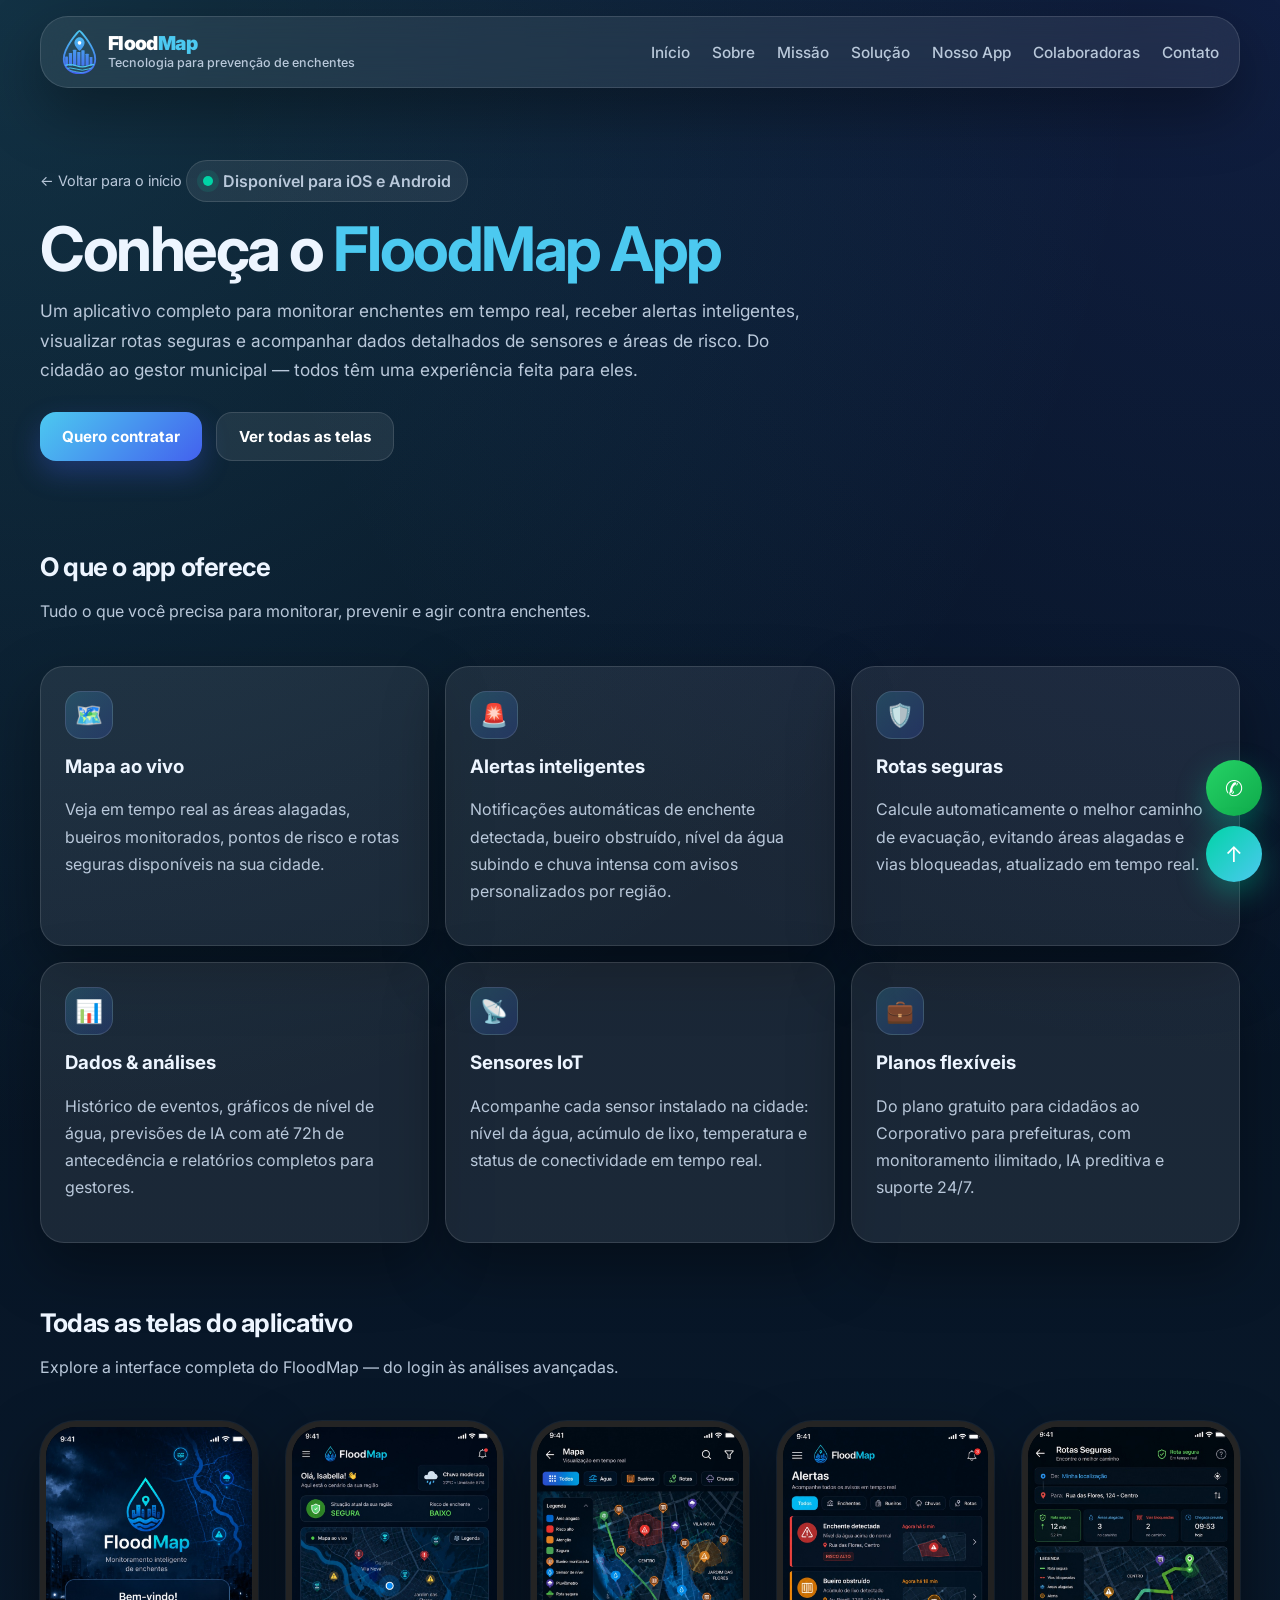
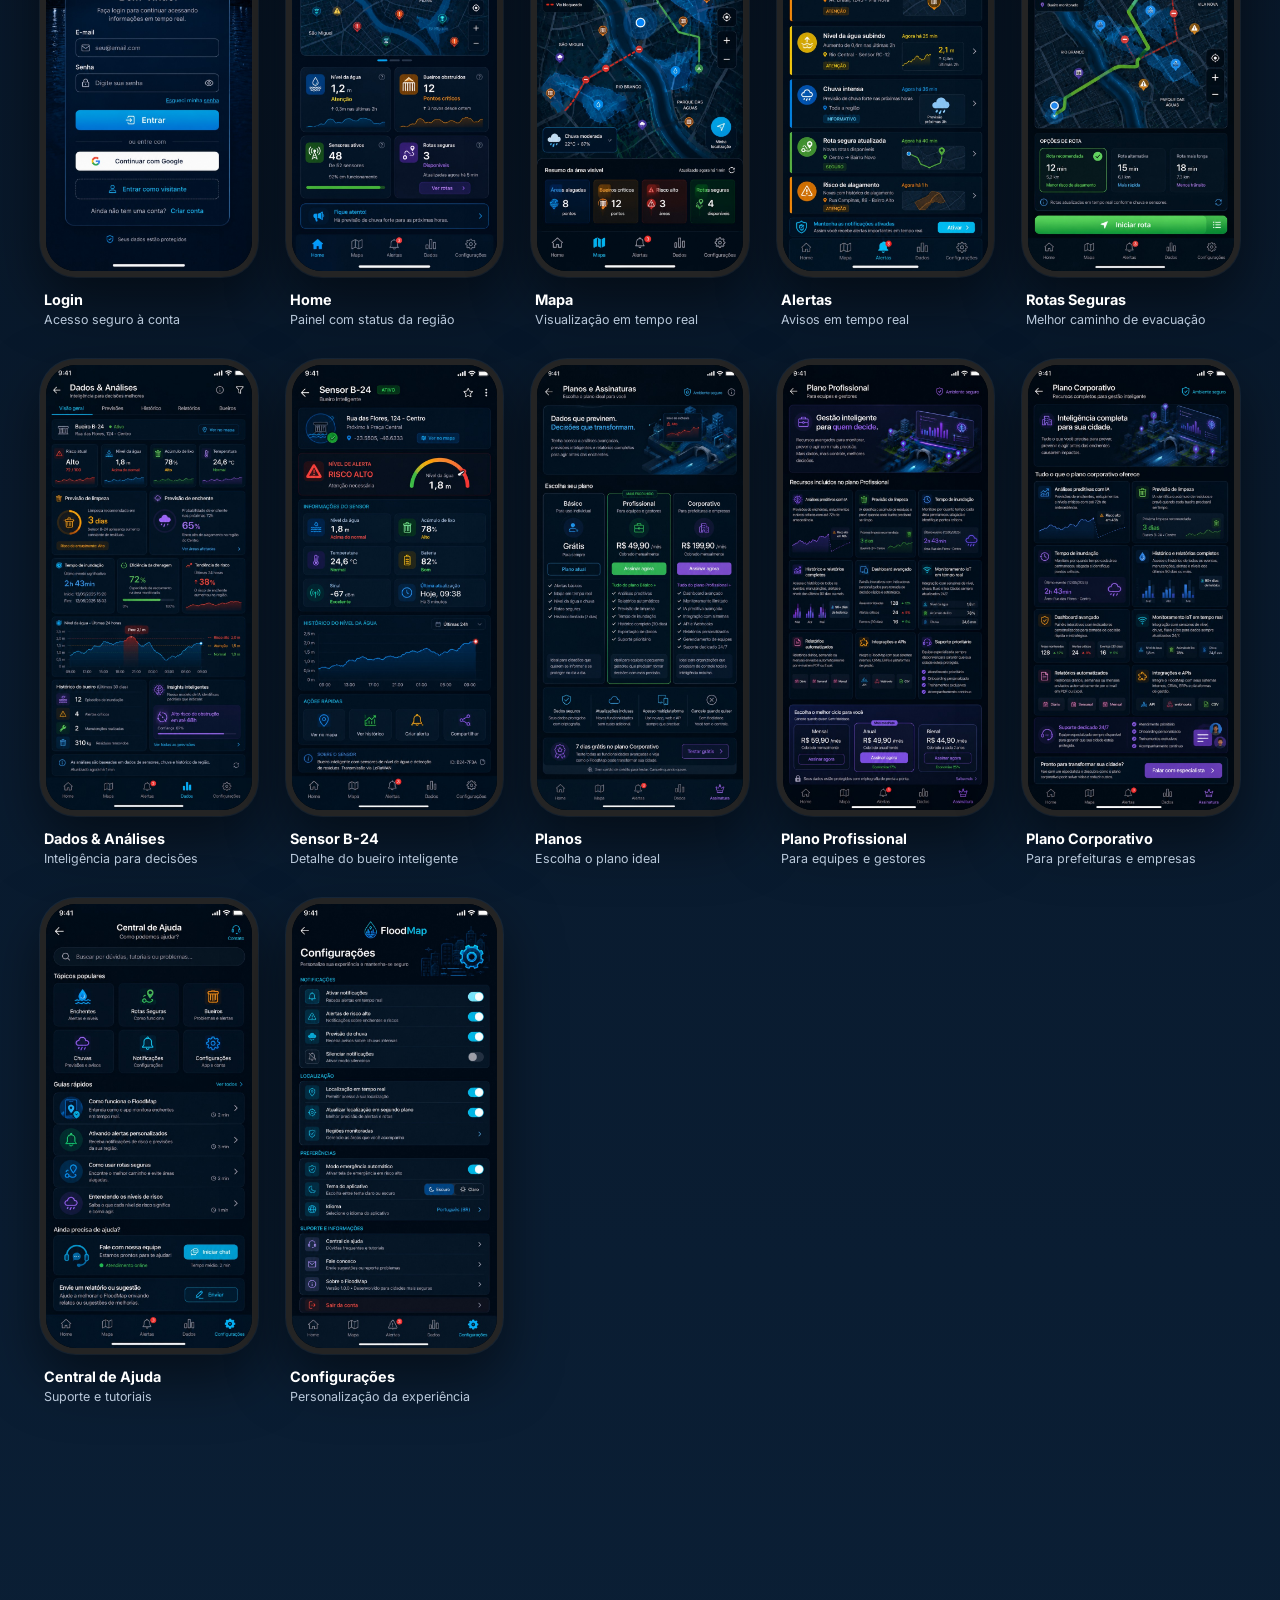
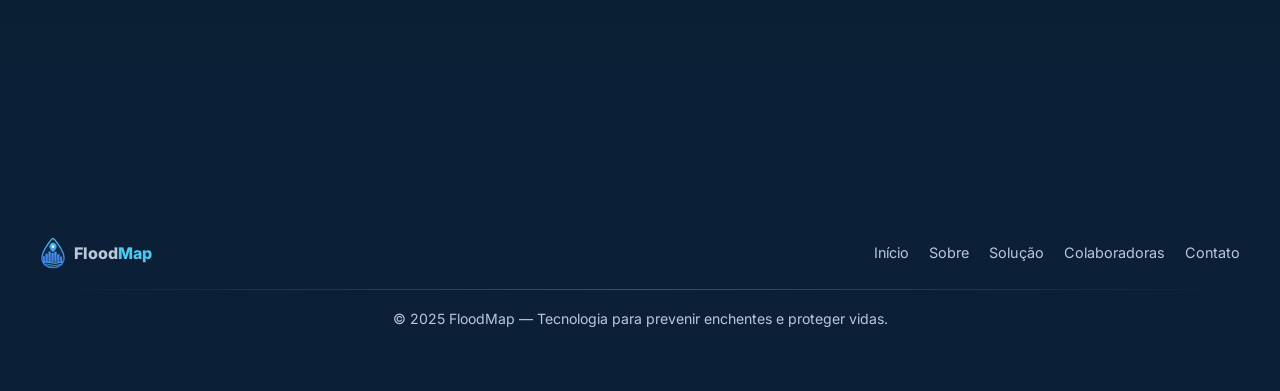
<file: nosso-app.html>
<!DOCTYPE html>
<html lang="pt-BR">
<head>
  <meta charset="UTF-8" />
  <meta name="viewport" content="width=device-width, initial-scale=1.0" />
  <title>FloodMap | Nosso Aplicativo</title>
  <link rel="preconnect" href="https://fonts.googleapis.com">
  <link rel="preconnect" href="https://fonts.gstatic.com" crossorigin>
  <link href="https://fonts.googleapis.com/css2?family=Inter:wght@400;500;600;700;800;900&display=swap" rel="stylesheet">
  <link rel="stylesheet" href="style.css" />
</head>
<body>

  <header class="nav glass">
    <div class="nav-inner">
      <a href="index.html" class="brand">
        <img src="img/logo.svg" alt="FloodMap" class="brand-icon" />
        <div class="brand-text">
          <div class="brand-name"><span>Flood</span><span class="accent">Map</span></div>
          <div class="brand-sub">Tecnologia para prevenção de enchentes</div>
        </div>
      </a>

      <button class="nav-toggle" id="navToggle">☰</button>

      <nav class="nav-links" id="navLinks">
        <a href="index.html">Início</a>
        <a href="sobre.html">Sobre</a>
        <a href="index.html#missao">Missão</a>
        <a href="index.html#servicos">Solução</a>
        <a href="nosso-app.html" class="active">Nosso App</a>
        <a href="colaboradoras.html">Colaboradoras</a>
        <a href="index.html#contato">Contato</a>
      </nav>
    </div>
  </header>

  <main>

    <!-- ── HERO ── -->
    <section class="hero reveal" id="topo">
      <div class="container">
        <a href="index.html" style="display:inline-flex;align-items:center;gap:8px;color:var(--muted);font-size:0.9rem;margin-bottom:24px;transition:color 0.2s"
           onmouseover="this.style.color='white'" onmouseout="this.style.color='var(--muted)'">
          ← Voltar para o início
        </a>

        <div class="kicker">
          <span class="kicker-dot"></span>
          Disponível para iOS e Android
        </div>

        <h1>Conheça o <span class="text-accent">FloodMap App</span></h1>

        <p class="lead" style="max-width:70ch">
          Um aplicativo completo para monitorar enchentes em tempo real, receber alertas inteligentes,
          visualizar rotas seguras e acompanhar dados detalhados de sensores e áreas de risco.
          Do cidadão ao gestor municipal — todos têm uma experiência feita para eles.
        </p>

        <div class="hero-actions">
          <a class="btn btn-primary" href="index.html#contato">Quero contratar</a>
          <a class="btn btn-secondary" href="#galeria">Ver todas as telas</a>
        </div>
      </div>
    </section>

    <!-- ── FUNCIONALIDADES ── -->
    <section class="reveal">
      <div class="container">
        <div class="section-title">
          <div>
            <h2>O que o app oferece</h2>
            <p>Tudo o que você precisa para monitorar, prevenir e agir contra enchentes.</p>
          </div>
        </div>

        <div class="cards">
          <div class="card">
            <div class="card-icon">🗺️</div>
            <h3>Mapa ao vivo</h3>
            <p>Veja em tempo real as áreas alagadas, bueiros monitorados, pontos de risco e rotas seguras disponíveis na sua cidade.</p>
          </div>
          <div class="card">
            <div class="card-icon">🚨</div>
            <h3>Alertas inteligentes</h3>
            <p>Notificações automáticas de enchente detectada, bueiro obstruído, nível da água subindo e chuva intensa com avisos personalizados por região.</p>
          </div>
          <div class="card">
            <div class="card-icon">🛡️</div>
            <h3>Rotas seguras</h3>
            <p>Calcule automaticamente o melhor caminho de evacuação, evitando áreas alagadas e vias bloqueadas, atualizado em tempo real.</p>
          </div>
          <div class="card">
            <div class="card-icon">📊</div>
            <h3>Dados & análises</h3>
            <p>Histórico de eventos, gráficos de nível de água, previsões de IA com até 72h de antecedência e relatórios completos para gestores.</p>
          </div>
          <div class="card">
            <div class="card-icon">📡</div>
            <h3>Sensores IoT</h3>
            <p>Acompanhe cada sensor instalado na cidade: nível da água, acúmulo de lixo, temperatura e status de conectividade em tempo real.</p>
          </div>
          <div class="card">
            <div class="card-icon">💼</div>
            <h3>Planos flexíveis</h3>
            <p>Do plano gratuito para cidadãos ao Corporativo para prefeituras, com monitoramento ilimitado, IA preditiva e suporte 24/7.</p>
          </div>
        </div>
      </div>
    </section>

    <!-- ── GALERIA DE TELAS ── -->
    <section class="reveal" id="galeria">
      <div class="container">
        <div class="section-title">
          <div>
            <h2>Todas as telas do aplicativo</h2>
            <p>Explore a interface completa do FloodMap — do login às análises avançadas.</p>
          </div>
        </div>

        <div class="app-gallery">

          <div class="app-screen-card">
            <div class="phone-frame">
              <img src="img/app-login.jpeg" alt="Login" loading="lazy" />
            </div>
            <div class="app-screen-info">
              <h4>Login</h4>
              <p>Acesso seguro à conta</p>
            </div>
          </div>

          <div class="app-screen-card">
            <div class="phone-frame">
              <img src="img/app-home.jpeg" alt="Home" loading="lazy" />
            </div>
            <div class="app-screen-info">
              <h4>Home</h4>
              <p>Painel com status da região</p>
            </div>
          </div>

          <div class="app-screen-card">
            <div class="phone-frame">
              <img src="img/app-mapa.jpeg" alt="Mapa" loading="lazy" />
            </div>
            <div class="app-screen-info">
              <h4>Mapa</h4>
              <p>Visualização em tempo real</p>
            </div>
          </div>

          <div class="app-screen-card">
            <div class="phone-frame">
              <img src="img/app-alertas.jpeg" alt="Alertas" loading="lazy" />
            </div>
            <div class="app-screen-info">
              <h4>Alertas</h4>
              <p>Avisos em tempo real</p>
            </div>
          </div>

          <div class="app-screen-card">
            <div class="phone-frame">
              <img src="img/app-rotas.jpeg" alt="Rotas Seguras" loading="lazy" />
            </div>
            <div class="app-screen-info">
              <h4>Rotas Seguras</h4>
              <p>Melhor caminho de evacuação</p>
            </div>
          </div>

          <div class="app-screen-card">
            <div class="phone-frame">
              <img src="img/app-dados.jpeg" alt="Dados e Análises" loading="lazy" />
            </div>
            <div class="app-screen-info">
              <h4>Dados & Análises</h4>
              <p>Inteligência para decisões</p>
            </div>
          </div>

          <div class="app-screen-card">
            <div class="phone-frame">
              <img src="img/app-sensor.jpeg" alt="Sensor B-24" loading="lazy" />
            </div>
            <div class="app-screen-info">
              <h4>Sensor B-24</h4>
              <p>Detalhe do bueiro inteligente</p>
            </div>
          </div>

          <div class="app-screen-card">
            <div class="phone-frame">
              <img src="img/app-planos.jpeg" alt="Planos e Assinaturas" loading="lazy" />
            </div>
            <div class="app-screen-info">
              <h4>Planos</h4>
              <p>Escolha o plano ideal</p>
            </div>
          </div>

          <div class="app-screen-card">
            <div class="phone-frame">
              <img src="img/app-profissional.jpeg" alt="Plano Profissional" loading="lazy" />
            </div>
            <div class="app-screen-info">
              <h4>Plano Profissional</h4>
              <p>Para equipes e gestores</p>
            </div>
          </div>

          <div class="app-screen-card">
            <div class="phone-frame">
              <img src="img/app-corporativo.jpeg" alt="Plano Corporativo" loading="lazy" />
            </div>
            <div class="app-screen-info">
              <h4>Plano Corporativo</h4>
              <p>Para prefeituras e empresas</p>
            </div>
          </div>

          <div class="app-screen-card">
            <div class="phone-frame">
              <img src="img/app-ajuda.jpeg" alt="Central de Ajuda" loading="lazy" />
            </div>
            <div class="app-screen-info">
              <h4>Central de Ajuda</h4>
              <p>Suporte e tutoriais</p>
            </div>
          </div>

          <div class="app-screen-card">
            <div class="phone-frame">
              <img src="img/app-config.jpeg" alt="Configurações" loading="lazy" />
            </div>
            <div class="app-screen-info">
              <h4>Configurações</h4>
              <p>Personalização da experiência</p>
            </div>
          </div>

        </div>
      </div>
    </section>

    <!-- ── CTA ── -->
    <section class="reveal">
      <div class="container">
        <div class="card sobre-highlight" style="text-align:center">
          <h2 style="margin-top:0">Pronto para proteger sua cidade?</h2>
          <p style="color:var(--muted);max-width:60ch;margin:0 auto 24px">
            Entre em contato com nossa equipe e descubra como o FloodMap pode transformar a segurança da sua região.
          </p>
          <div style="display:flex;gap:14px;flex-wrap:wrap;justify-content:center">
            <a class="btn btn-primary" href="inicio.html#contato">Falar com a equipe</a>
            <a class="btn btn-secondary" href="sobre.html">Conhecer a empresa</a>
          </div>
        </div>
      </div>
    </section>

  </main>

  <a class="floating whatsapp" href="https://wa.me/5500000000000" target="_blank" rel="noopener" title="WhatsApp">✆</a>
  <a class="floating" href="#topo" title="Voltar ao topo">↑</a>

  <footer class="footer">
    <div class="container">
      <div class="footer-inner">
        <a href="index.html" class="brand" style="gap:8px">
          <img src="img/logo.svg" alt="FloodMap" style="height:32px;width:auto" />
          <span style="font-weight:800;font-size:1rem">Flood<span style="color:var(--primary)">Map</span></span>
        </a>
        <div class="footer-links">
          <a href="index.html">Início</a>
          <a href="sobre.html">Sobre</a>
          <a href="index.html#servicos">Solução</a>
          <a href="colaboradoras.html">Colaboradoras</a>
          <a href="index.html#contato">Contato</a>
        </div>
      </div>
      <div class="section-divider"></div>
      <p style="margin-top:20px;font-size:0.88rem">© 2025 FloodMap — Tecnologia para prevenir enchentes e proteger vidas.</p>
    </div>
  </footer>

  <script src="script.js"></script>
</body>
</html>
</file>
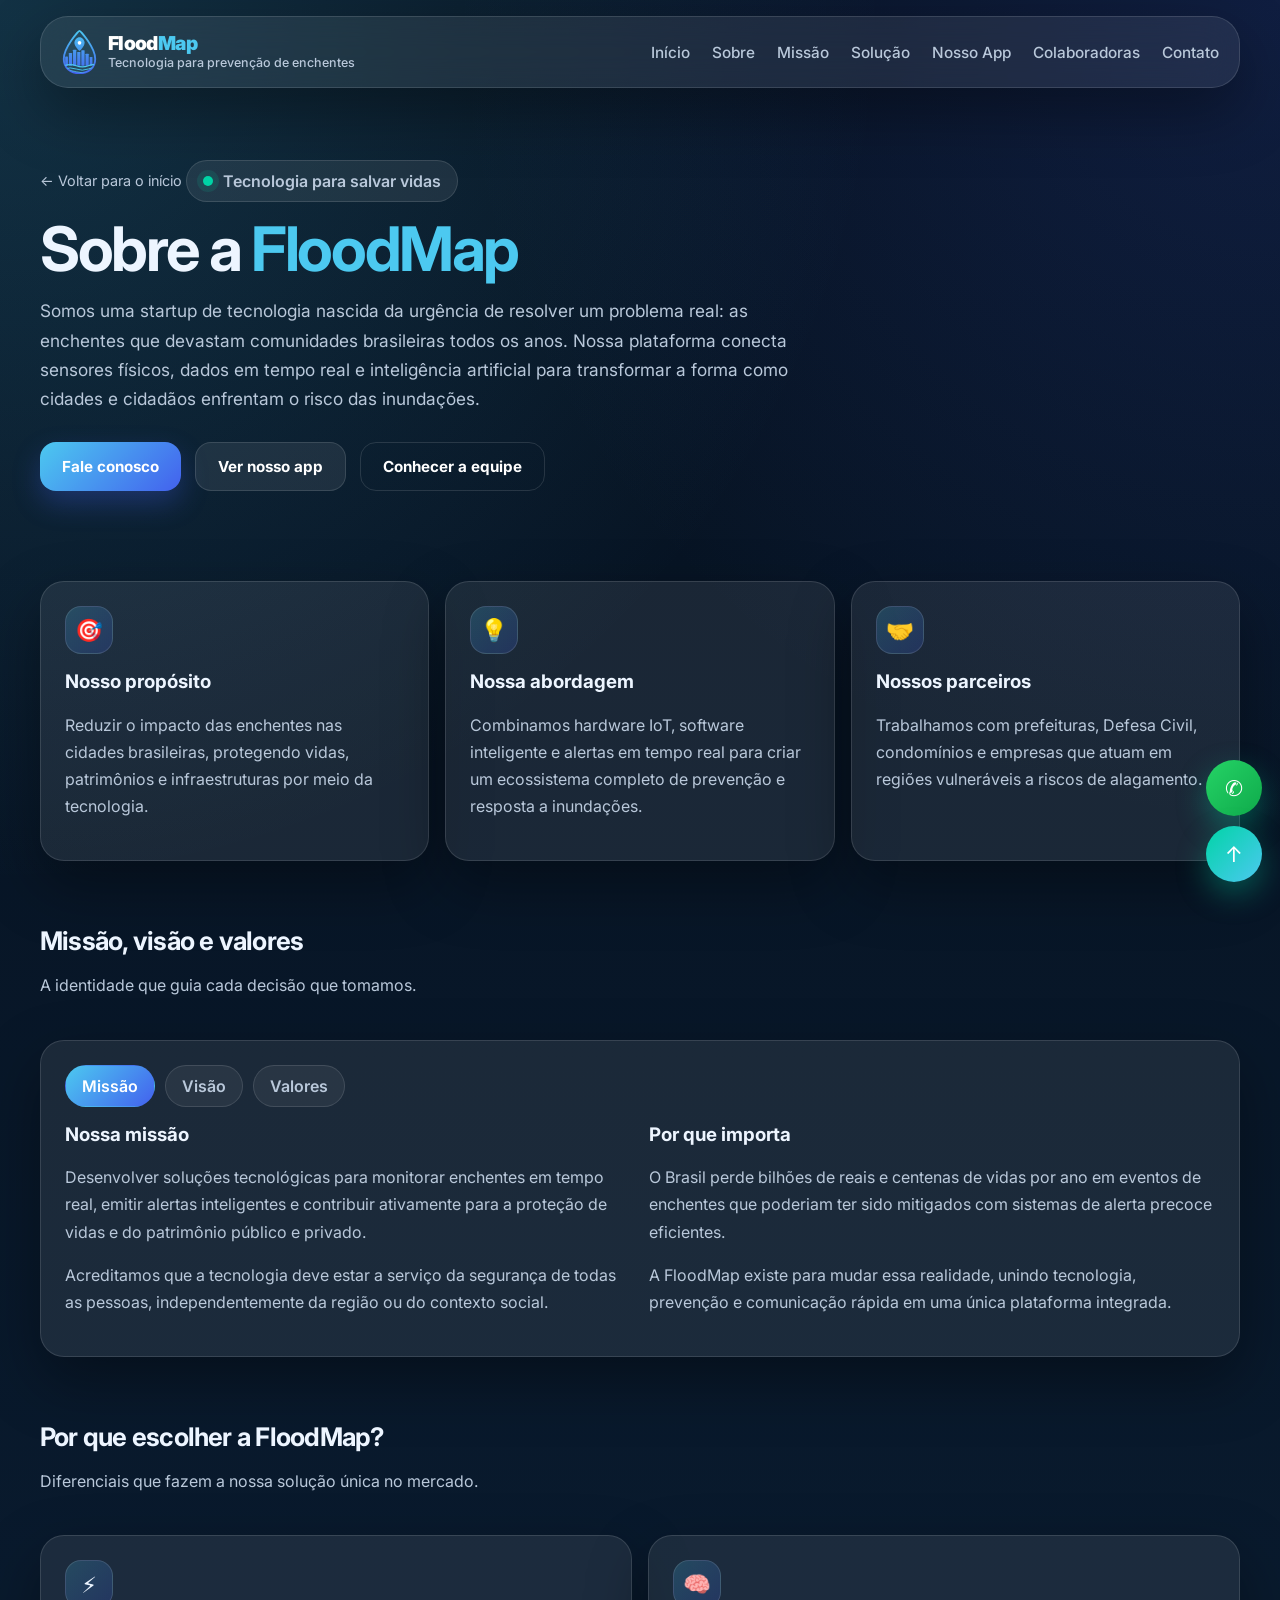
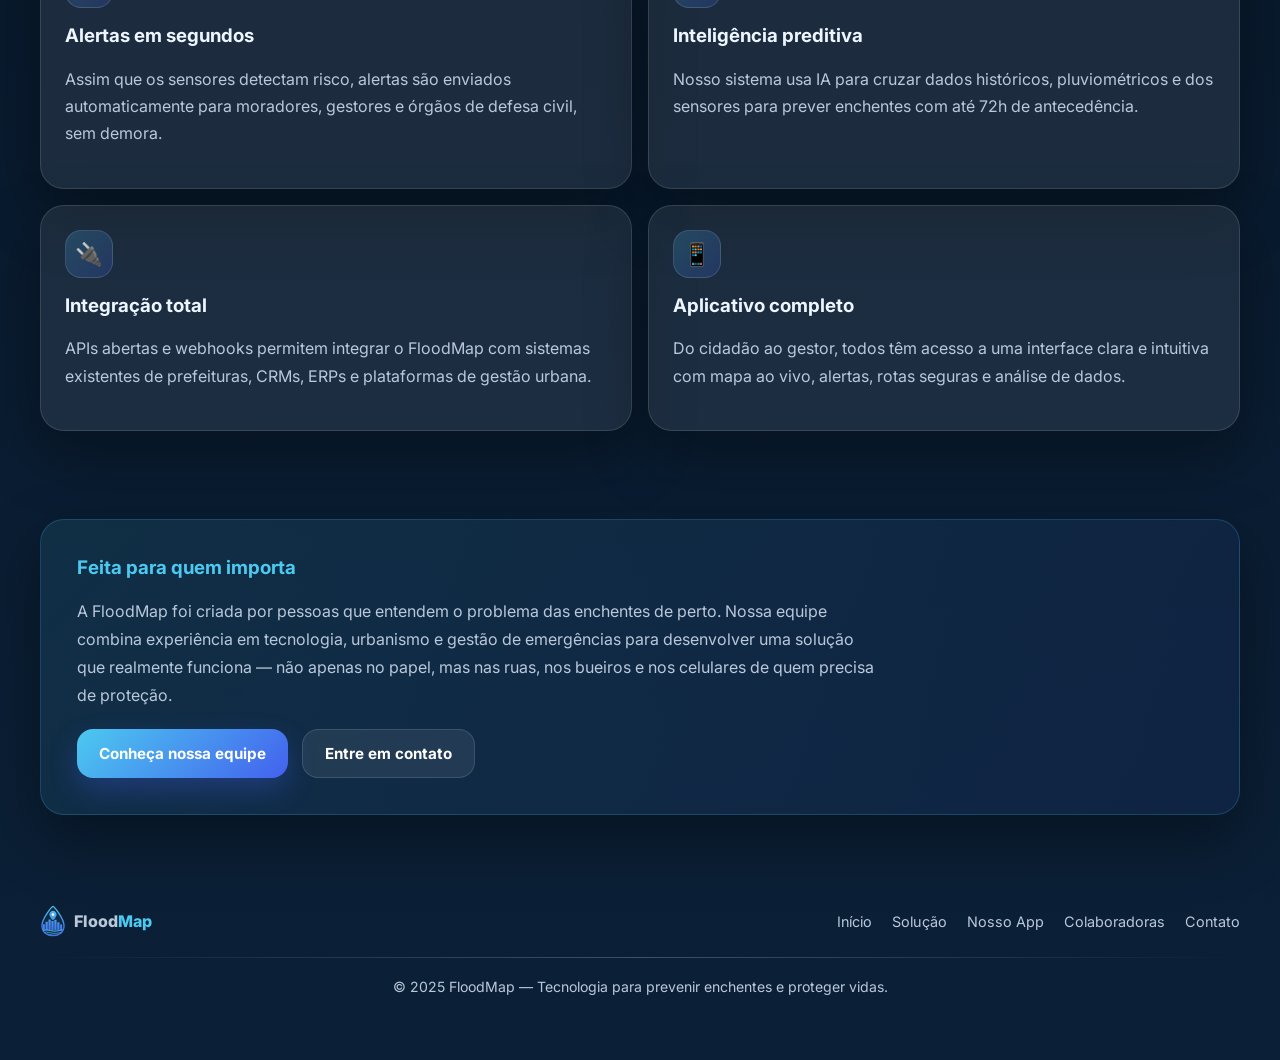
<file: sobre.html>
<!DOCTYPE html>
<html lang="pt-BR">
<head>
  <meta charset="UTF-8" />
  <meta name="viewport" content="width=device-width, initial-scale=1.0" />
  <title>FloodMap | Sobre a Empresa</title>
  <link rel="preconnect" href="https://fonts.googleapis.com">
  <link rel="preconnect" href="https://fonts.gstatic.com" crossorigin>
  <link href="https://fonts.googleapis.com/css2?family=Inter:wght@400;500;600;700;800;900&display=swap" rel="stylesheet">
  <link rel="stylesheet" href="style.css" />
</head>
<body>

  <header class="nav glass">
    <div class="nav-inner">
      <a href="index.html" class="brand">
        <img src="img/logo.svg" alt="FloodMap" class="brand-icon" />
        <div class="brand-text">
          <div class="brand-name"><span>Flood</span><span class="accent">Map</span></div>
          <div class="brand-sub">Tecnologia para prevenção de enchentes</div>
        </div>
      </a>

      <button class="nav-toggle" id="navToggle">☰</button>

      <nav class="nav-links" id="navLinks">
        <a href="index.html">Início</a>
        <a href="sobre.html" class="active">Sobre</a>
        <a href="index.html#missao">Missão</a>
        <a href="index.html#servicos">Solução</a>
        <a href="nosso-app.html">Nosso App</a>
        <a href="colaboradoras.html">Colaboradoras</a>
        <a href="index.html#contato">Contato</a>
      </nav>
    </div>
  </header>

  <main>

    <!-- ── HERO DA PÁGINA ── -->
    <section class="hero reveal" id="topo">
      <div class="container">
        <a href="index.html" style="display:inline-flex;align-items:center;gap:8px;color:var(--muted);font-size:0.9rem;margin-bottom:24px;transition:color 0.2s" onmouseover="this.style.color='white'" onmouseout="this.style.color='var(--muted)'">
          ← Voltar para o início
        </a>

        <div class="kicker">
          <span class="kicker-dot"></span>
          Tecnologia para salvar vidas
        </div>

        <h1 style="max-width:18ch">Sobre a <span class="text-accent">FloodMap</span></h1>

        <p class="lead" style="max-width:72ch">
          Somos uma startup de tecnologia nascida da urgência de resolver um problema real: as enchentes que devastam comunidades brasileiras todos os anos.
          Nossa plataforma conecta sensores físicos, dados em tempo real e inteligência artificial para transformar a forma como cidades e cidadãos enfrentam o risco das inundações.
        </p>

        <div class="hero-actions">
          <a class="btn btn-primary" href="index.html#contato">Fale conosco</a>
          <a class="btn btn-secondary" href="nosso-app.html">Ver nosso app</a>
          <a class="btn btn-outline" href="colaboradoras.html">Conhecer a equipe</a>
        </div>
      </div>
    </section>

    <!-- ── DESTAQUES / PILARES ── -->
    <section class="reveal">
      <div class="container">
        <div class="cards">
          <div class="card">
            <div class="card-icon">🎯</div>
            <h3>Nosso propósito</h3>
            <p>Reduzir o impacto das enchentes nas cidades brasileiras, protegendo vidas, patrimônios e infraestruturas por meio da tecnologia.</p>
          </div>
          <div class="card">
            <div class="card-icon">💡</div>
            <h3>Nossa abordagem</h3>
            <p>Combinamos hardware IoT, software inteligente e alertas em tempo real para criar um ecossistema completo de prevenção e resposta a inundações.</p>
          </div>
          <div class="card">
            <div class="card-icon">🤝</div>
            <h3>Nossos parceiros</h3>
            <p>Trabalhamos com prefeituras, Defesa Civil, condomínios e empresas que atuam em regiões vulneráveis a riscos de alagamento.</p>
          </div>
        </div>
      </div>
    </section>

    <!-- ── MISSÃO, VISÃO E VALORES ── -->
    <section class="reveal">
      <div class="container">
        <div class="section-title">
          <div>
            <h2>Missão, visão e valores</h2>
            <p>A identidade que guia cada decisão que tomamos.</p>
          </div>
        </div>

        <div class="card">
          <div class="tabs">
            <button class="tab-btn active" data-tab="missao">Missão</button>
            <button class="tab-btn" data-tab="visao">Visão</button>
            <button class="tab-btn" data-tab="valores">Valores</button>
          </div>

          <div class="tab-panel active" id="missao-panel">
            <div class="split">
              <div>
                <h3>Nossa missão</h3>
                <p>
                  Desenvolver soluções tecnológicas para monitorar enchentes em tempo real, emitir alertas inteligentes e contribuir ativamente para a proteção de vidas e do patrimônio público e privado.
                </p>
                <p>
                  Acreditamos que a tecnologia deve estar a serviço da segurança de todas as pessoas, independentemente da região ou do contexto social.
                </p>
              </div>
              <div>
                <h3>Por que importa</h3>
                <p>
                  O Brasil perde bilhões de reais e centenas de vidas por ano em eventos de enchentes que poderiam ter sido mitigados com sistemas de alerta precoce eficientes.
                </p>
                <p>
                  A FloodMap existe para mudar essa realidade, unindo tecnologia, prevenção e comunicação rápida em uma única plataforma integrada.
                </p>
              </div>
            </div>
          </div>

          <div class="tab-panel" id="visao-panel">
            <div class="split">
              <div>
                <h3>Nossa visão</h3>
                <p>
                  Ser referência nacional e internacional em monitoramento de enchentes e gestão de riscos urbanos, tornando as cidades mais seguras, inteligentes e preparadas para os desafios climáticos do futuro.
                </p>
              </div>
              <div>
                <h3>Onde queremos chegar</h3>
                <p>
                  Expandir a solução FloodMap para todas as cidades brasileiras em risco, integrando dados meteorológicos, automação e inteligência artificial para elevar a qualidade da resposta emergencial em larga escala.
                </p>
              </div>
            </div>
          </div>

          <div class="tab-panel" id="valores-panel">
            <div class="split">
              <div>
                <h3>O que nos guia</h3>
                <ul class="list">
                  <li>Compromisso com a segurança das pessoas acima de tudo</li>
                  <li>Inovação constante e melhoria contínua dos produtos</li>
                  <li>Responsabilidade social e ambiental em todas as ações</li>
                  <li>Transparência e confiabilidade nos dados e alertas</li>
                  <li>Colaboração com comunidades e órgãos públicos</li>
                  <li>Acessibilidade da tecnologia para quem mais precisa</li>
                </ul>
              </div>
              <div>
                <h3>Nossa cultura</h3>
                <p>
                  Acreditamos que times diversas e apaixonados pelo que fazem constroem soluções melhores. Na FloodMap, cada integrante é responsável por um pedaço do impacto que geramos na sociedade.
                </p>
                <p>
                  Trabalhamos com agilidade, foco em resultados reais e sempre com o usuário final no centro das nossas decisões.
                </p>
              </div>
            </div>
          </div>
        </div>
      </div>
    </section>

    <!-- ── POR QUE ESCOLHER A FLOODMAP ── -->
    <section class="reveal">
      <div class="container">
        <div class="section-title">
          <div>
            <h2>Por que escolher a FloodMap?</h2>
            <p>Diferenciais que fazem a nossa solução única no mercado.</p>
          </div>
        </div>

        <div class="cards" style="grid-template-columns:repeat(2,1fr)">
          <div class="card">
            <div class="card-icon">⚡</div>
            <h3>Alertas em segundos</h3>
            <p>Assim que os sensores detectam risco, alertas são enviados automaticamente para moradores, gestores e órgãos de defesa civil, sem demora.</p>
          </div>
          <div class="card">
            <div class="card-icon">🧠</div>
            <h3>Inteligência preditiva</h3>
            <p>Nosso sistema usa IA para cruzar dados históricos, pluviométricos e dos sensores para prever enchentes com até 72h de antecedência.</p>
          </div>
          <div class="card">
            <div class="card-icon">🔌</div>
            <h3>Integração total</h3>
            <p>APIs abertas e webhooks permitem integrar o FloodMap com sistemas existentes de prefeituras, CRMs, ERPs e plataformas de gestão urbana.</p>
          </div>
          <div class="card">
            <div class="card-icon">📱</div>
            <h3>Aplicativo completo</h3>
            <p>Do cidadão ao gestor, todos têm acesso a uma interface clara e intuitiva com mapa ao vivo, alertas, rotas seguras e análise de dados.</p>
          </div>
        </div>
      </div>
    </section>

    <!-- ── HIGHLIGHT ── -->
    <section class="reveal">
      <div class="container">
        <div class="card sobre-highlight">
          <h3>Feita para quem importa</h3>
          <p style="color:var(--muted);line-height:1.75;max-width:80ch">
            A FloodMap foi criada por pessoas que entendem o problema das enchentes de perto. Nossa equipe combina experiência em tecnologia, urbanismo e gestão de emergências para desenvolver uma solução que realmente funciona — não apenas no papel, mas nas ruas, nos bueiros e nos celulares de quem precisa de proteção.
          </p>
          <div style="display:flex;gap:14px;flex-wrap:wrap;margin-top:20px">
            <a class="btn btn-primary" href="colaboradoras.html">Conheça nossa equipe</a>
            <a class="btn btn-secondary" href="index.html#contato">Entre em contato</a>
          </div>
        </div>
      </div>
    </section>

  </main>

  <a class="floating whatsapp" href="https://wa.me/5500000000000" target="_blank" rel="noopener" title="WhatsApp">✆</a>
  <a class="floating" href="#topo" title="Voltar ao topo">↑</a>

  <footer class="footer">
    <div class="container">
      <div class="footer-inner">
        <a href="index.html" class="brand" style="gap:8px">
          <img src="img/logo.svg" alt="FloodMap" style="height:32px;width:auto" />
          <span style="font-weight:800;font-size:1rem">Flood<span style="color:var(--primary)">Map</span></span>
        </a>
        <div class="footer-links">
          <a href="index.html">Início</a>
          <a href="index.html#servicos">Solução</a>
          <a href="nosso-app.html">Nosso App</a>
          <a href="colaboradoras.html">Colaboradoras</a>
          <a href="indexo.html#contato">Contato</a>
        </div>
      </div>
      <div class="section-divider"></div>
      <p style="margin-top:20px;font-size:0.88rem">© 2025 FloodMap — Tecnologia para prevenir enchentes e proteger vidas.</p>
    </div>
  </footer>

  <script src="script.js"></script>
</body>
</html>
</file>
<file: style.css>
:root {
  --bg: #06111f;
  --bg2: #0b2037;
  --card: rgba(255, 255, 255, 0.08);
  --text: #edf5ff;
  --muted: #b9c8da;
  --primary: #4cc9f0;
  --secondary: #4361ee;
  --accent: #00d4a6;
  --shadow: 0 24px 60px rgba(0, 0, 0, 0.35);
  --radius: 24px;
  --border: 1px solid rgba(255, 255, 255, 0.12);
  --max: 1200px;
}

* { box-sizing: border-box; }
html { scroll-behavior: smooth; }
body {
  margin: 0;
  font-family: "Inter", system-ui, -apple-system, BlinkMacSystemFont, sans-serif;
  color: var(--text);
  background:
    radial-gradient(circle at top left, rgba(76, 201, 240, 0.18), transparent 30%),
    radial-gradient(circle at top right, rgba(67, 97, 238, 0.16), transparent 28%),
    linear-gradient(180deg, var(--bg), var(--bg2));
  min-height: 100vh;
}

a { color: inherit; text-decoration: none; }
img { max-width: 100%; display: block; }
button, input, textarea { font: inherit; }

.container {
  width: min(100% - 32px, var(--max));
  margin: 0 auto;
}

.glass {
  background: var(--card);
  backdrop-filter: blur(18px);
  -webkit-backdrop-filter: blur(18px);
  border: var(--border);
  box-shadow: var(--shadow);
}

/* ── Navigation ── */
.nav {
  position: sticky;
  top: 16px;
  z-index: 50;
  margin: 16px auto 0;
  width: min(100% - 32px, var(--max));
  border-radius: 28px;
}

.nav-inner {
  display: flex;
  align-items: center;
  justify-content: space-between;
  gap: 16px;
  padding: 12px 20px;
}

.brand {
  display: flex;
  align-items: center;
  gap: 10px;
  text-decoration: none;
}

.brand-icon {
  height: 46px;
  width: auto;
  display: block;
  flex-shrink: 0;
}

.brand-text { display: flex; flex-direction: column; }

.brand-name {
  font-size: 1.2rem;
  font-weight: 900;
  letter-spacing: -0.03em;
  line-height: 1;
  color: white;
}

.brand-name .accent { color: var(--primary); }

.brand-sub {
  font-size: .78rem;
  color: var(--muted);
  font-weight: 500;
  margin-top: 2px;
}

.nav-links {
  display: flex;
  gap: 22px;
  flex-wrap: wrap;
  justify-content: center;
  color: var(--muted);
  font-weight: 500;
  font-size: 0.96rem;
  align-items: center;
}

.nav-links a { transition: color 0.2s; }
.nav-links a:hover,
.nav-links a.active { color: white; }

.nav-toggle {
  display: none;
  background: transparent;
  border: var(--border);
  color: white;
  border-radius: 14px;
  padding: 10px 12px;
  cursor: pointer;
}

/* ── Hero ── */
.hero { padding: 72px 0 28px; }

.hero-grid {
  display: grid;
  grid-template-columns: 1.15fr 0.85fr;
  gap: 28px;
  align-items: center;
}

.kicker {
  display: inline-flex;
  align-items: center;
  gap: 10px;
  padding: 10px 16px;
  border-radius: 999px;
  background: rgba(255,255,255,0.08);
  border: var(--border);
  color: var(--muted);
  font-weight: 600;
  margin-bottom: 18px;
}

.kicker-dot {
  width: 10px;
  height: 10px;
  border-radius: 50%;
  background: var(--accent);
  box-shadow: 0 0 0 6px rgba(0, 212, 166, 0.12);
  animation: pulse 2s infinite;
}

@keyframes pulse {
  0%, 100% { box-shadow: 0 0 0 6px rgba(0, 212, 166, 0.12); }
  50%       { box-shadow: 0 0 0 10px rgba(0, 212, 166, 0.06); }
}

h1 {
  margin: 0 0 18px;
  font-size: clamp(2.4rem, 4.8vw, 4.8rem);
  line-height: 0.95;
  letter-spacing: -0.04em;
}

.text-accent { color: var(--primary); }

.lead {
  font-size: 1.08rem;
  line-height: 1.75;
  color: var(--muted);
  max-width: 62ch;
  margin-bottom: 28px;
}

.hero-actions {
  display: flex;
  gap: 14px;
  flex-wrap: wrap;
  margin-bottom: 30px;
}

/* ── Buttons ── */
.btn {
  display: inline-flex;
  align-items: center;
  justify-content: center;
  gap: 10px;
  padding: 14px 22px;
  border-radius: 16px;
  border: 0;
  cursor: pointer;
  transition: transform 0.2s ease, opacity 0.2s ease, background 0.2s ease, box-shadow 0.2s ease;
  font-weight: 700;
  font-size: 0.95rem;
}

.btn:hover { transform: translateY(-2px); }
.btn-primary  { background: linear-gradient(135deg, var(--primary), var(--secondary)); color: white; box-shadow: 0 12px 28px rgba(67, 97, 238, 0.3); }
.btn-primary:hover { box-shadow: 0 16px 36px rgba(67, 97, 238, 0.42); }
.btn-secondary { background: rgba(255,255,255,0.08); color: white; border: var(--border); }
.btn-outline   { background: transparent; color: white; border: var(--border); }

/* ── Stats ── */
.stats {
  display: grid;
  grid-template-columns: repeat(3, minmax(0, 1fr));
  gap: 14px;
  margin-top: 24px;
}

.stat {
  padding: 18px;
  border-radius: 20px;
  background: rgba(255,255,255,0.07);
  border: var(--border);
  transition: background 0.2s;
}

.stat:hover { background: rgba(255,255,255,0.10); }

.stat strong {
  display: block;
  font-size: 1.1rem;
  margin-bottom: 6px;
  color: var(--primary);
}

.stat span,
.card p,
.card li,
.contact-box span,
.lead,
.section-title p {
  color: var(--muted);
  line-height: 1.7;
}

/* ── Hero card / dashboard ── */
.hero-card {
  padding: 24px;
  border-radius: 30px;
  background:
    linear-gradient(180deg, rgba(255,255,255,0.14), rgba(255,255,255,0.08)),
    radial-gradient(circle at top right, rgba(76, 201, 240, 0.22), transparent 35%);
  border: var(--border);
  box-shadow: var(--shadow);
  position: relative;
  overflow: hidden;
  min-height: 520px;
}

.hero-card::after {
  content: "";
  position: absolute;
  inset: auto -60px -60px auto;
  width: 220px;
  height: 220px;
  border-radius: 50%;
  background: radial-gradient(circle, rgba(0, 212, 166, 0.5), transparent 70%);
  filter: blur(12px);
  pointer-events: none;
}

.dashboard { display: grid; gap: 16px; }

.dash-top {
  display: flex;
  justify-content: space-between;
  align-items: center;
  gap: 14px;
}

.small-label { font-size: .9rem; color: var(--muted); }

.pill {
  padding: 8px 12px;
  border-radius: 999px;
  background: rgba(255,255,255,0.08);
  color: var(--muted);
  font-size: 0.88rem;
  border: var(--border);
}

.map-box, .panel {
  border-radius: 22px;
  background: rgba(7,17,31,0.5);
  border: var(--border);
  padding: 18px;
}

.map-box {
  min-height: 200px;
  display: grid;
  place-items: center;
  position: relative;
  overflow: hidden;
  background:
    linear-gradient(135deg, rgba(76,201,240,0.16), rgba(67,97,238,0.1)),
    rgba(7,17,31,0.6);
}

.map-grid {
  position: absolute;
  inset: 0;
  background-image:
    linear-gradient(rgba(255,255,255,0.05) 1px, transparent 1px),
    linear-gradient(90deg, rgba(255,255,255,0.05) 1px, transparent 1px);
  background-size: 28px 28px;
  mask-image: radial-gradient(circle at center, black 25%, transparent 80%);
}

.alert-badge {
  position: relative;
  z-index: 1;
  padding: 14px 18px;
  border-radius: 18px;
  background: rgba(0, 0, 0, 0.28);
  border: 1px solid rgba(255,255,255,0.14);
  text-align: center;
}

.alert-badge h3 { margin: 0 0 6px; }
.alert-badge p  { margin: 0; color: var(--muted); }

.panel-grid {
  display: grid;
  grid-template-columns: repeat(2, minmax(0, 1fr));
  gap: 12px;
}

.metric {
  padding: 14px;
  border-radius: 18px;
  background: rgba(255,255,255,0.06);
  border: var(--border);
}

.metric span    { display: block; color: var(--muted); font-size: 0.85rem; }
.metric strong  { display: block; font-size: 1.1rem; margin-top: 6px; }

/* ── Sections ── */
section { padding: 32px 0; }

.section-title {
  display: flex;
  align-items: end;
  justify-content: space-between;
  gap: 18px;
  margin-bottom: 24px;
  flex-wrap: wrap;
}

.section-title h2 {
  margin: 0;
  font-size: clamp(1.6rem, 2vw, 2.4rem);
  letter-spacing: -0.03em;
}

/* ── Cards ── */
.cards {
  display: grid;
  grid-template-columns: repeat(3, minmax(0, 1fr));
  gap: 16px;
}

.card {
  padding: 24px;
  border-radius: 24px;
  border: var(--border);
  background: var(--card);
  box-shadow: var(--shadow);
  transition: transform 0.25s ease, box-shadow 0.25s ease, background 0.25s ease;
}

.card:hover {
  transform: translateY(-4px);
  box-shadow: 0 32px 70px rgba(0,0,0,0.42);
  background: rgba(255,255,255,0.11);
}

.card h3 { margin-top: 0; }

.card-icon {
  width: 48px;
  height: 48px;
  border-radius: 16px;
  background: linear-gradient(135deg, rgba(76,201,240,0.2), rgba(67,97,238,0.2));
  border: var(--border);
  display: grid;
  place-items: center;
  font-size: 1.4rem;
  margin-bottom: 16px;
}

.badge {
  display: inline-flex;
  align-items: center;
  gap: 8px;
  margin-bottom: 14px;
  padding: 8px 12px;
  border-radius: 999px;
  background: rgba(255,255,255,0.08);
  color: var(--muted);
  border: var(--border);
  font-size: 0.88rem;
}

/* ── Tabs ── */
.split {
  display: grid;
  grid-template-columns: 1fr 1fr;
  gap: 18px;
}

.list { margin: 0; padding-left: 18px; }

.tabs {
  display: flex;
  gap: 10px;
  flex-wrap: wrap;
  margin-bottom: 16px;
}

.tab-btn {
  border: var(--border);
  background: rgba(255,255,255,0.06);
  color: var(--muted);
  border-radius: 999px;
  padding: 10px 16px;
  cursor: pointer;
  font-weight: 600;
  transition: background 0.2s, color 0.2s;
}

.tab-btn.active {
  color: white;
  background: linear-gradient(135deg, var(--primary), var(--secondary));
  border-color: transparent;
}

.tab-panel { display: none; }
.tab-panel.active { display: block; animation: fadeIn 0.35s ease; }

/* ── Resources feature (sensor image) ── */
.resources-feature {
  display: grid;
  grid-template-columns: 1fr 1fr;
  gap: 32px;
  align-items: center;
  margin-bottom: 24px;
  padding: 32px;
}

.card.resources-feature {
  background: transparent;
  border: none;
  box-shadow: none;
}

.resources-feature-img {
  border-radius: 18px;
  overflow: hidden;
  background: transparent;
}

.resources-feature-img img {
  width: 100%;
  display: block;
  border-radius: 14px;
  mix-blend-mode: multiply;
}

.resources-feature-text h3 { margin-top: 0; font-size: 1.4rem; }

.resources-feature-text .list li {
  color: var(--muted);
  padding: 4px 0;
}

/* ── App preview section ── */
.app-preview-grid {
  display: grid;
  grid-template-columns: 1fr 1fr;
  gap: 40px;
  align-items: center;
}

.app-phones {
  display: flex;
  gap: 16px;
  align-items: flex-end;
}

.mini-phone {
  flex: 1;
  border-radius: 28px;
  border: 5px solid rgba(255,255,255,0.12);
  overflow: hidden;
  background: #000;
  box-shadow: 0 20px 50px rgba(0,0,0,0.45);
  transition: transform 0.3s ease;
}

.mini-phone:hover { transform: translateY(-8px); }

.mini-phone img {
  width: 100%;
  display: block;
}

.mini-phone.elevated { transform: translateY(-20px); }
.mini-phone.elevated:hover { transform: translateY(-28px); }

.app-features-list {
  display: grid;
  gap: 16px;
}

.app-feature-item {
  display: flex;
  gap: 16px;
  align-items: flex-start;
  padding: 18px;
  border-radius: 18px;
  background: rgba(255,255,255,0.05);
  border: var(--border);
  transition: background 0.2s;
}

.app-feature-item:hover { background: rgba(255,255,255,0.09); }

.app-feature-icon {
  width: 40px;
  height: 40px;
  border-radius: 12px;
  background: linear-gradient(135deg, var(--primary), var(--secondary));
  display: grid;
  place-items: center;
  font-size: 1.1rem;
  flex-shrink: 0;
}

.app-feature-item h4 { margin: 0 0 4px; font-size: 0.95rem; }
.app-feature-item p  { margin: 0; font-size: 0.85rem; color: var(--muted); }

/* ── Team ── */
.team-grid {
  display: grid;
  grid-template-columns: repeat(4, minmax(0, 1fr));
  gap: 16px;
}

.team-card {
  overflow: hidden;
  padding: 16px;
  border-radius: 22px;
  border: var(--border);
  background: rgba(255,255,255,0.06);
  transition: transform 0.25s, background 0.25s;
}

.team-card:hover {
  transform: translateY(-4px);
  background: rgba(255,255,255,0.10);
}

.team-photo {
  width: 100%;
  aspect-ratio: 1 / 1;
  border-radius: 18px;
  background:
    linear-gradient(135deg, rgba(76,201,240,0.15), rgba(67,97,238,0.14)),
    rgba(255,255,255,0.04);
  display: grid;
  place-items: center;
  overflow: hidden;
  position: relative;
  margin-bottom: 14px;
  border: var(--border);
  color: var(--muted);
  text-align: center;
  padding: 12px;
  min-height: 220px;
}

.team-photo.large {
  aspect-ratio: 1 / 1;
  min-height: 260px;
}

.team-photo img {
  width: 100%;
  height: 100%;
  object-fit: cover;
}

.team-page-grid {
  display: grid;
  grid-template-columns: repeat(4, minmax(0, 1fr));
  gap: 20px;
}

.team-page-card {
  transition: transform 0.25s, background 0.25s;
}

.team-page-card:hover { transform: translateY(-6px); }

/* ── App gallery (nosso-app page) ── */
.app-gallery {
  display: grid;
  grid-template-columns: repeat(auto-fill, minmax(200px, 1fr));
  gap: 28px;
}

.app-screen-card { display: flex; flex-direction: column; }

.phone-frame {
  border-radius: 36px;
  border: 6px solid rgba(255,255,255,0.14);
  overflow: hidden;
  background: #000;
  box-shadow:
    0 0 0 1px rgba(255,255,255,0.06),
    0 24px 56px rgba(0,0,0,0.5);
  transition: transform 0.3s ease, box-shadow 0.3s ease;
}

.phone-frame:hover {
  transform: translateY(-10px) scale(1.02);
  box-shadow:
    0 0 0 1px rgba(76,201,240,0.2),
    0 36px 70px rgba(0,0,0,0.6);
}

.phone-frame img {
  width: 100%;
  display: block;
}

.phone-frame.no-img {
  min-height: 380px;
  background: linear-gradient(135deg, rgba(76,201,240,0.12), rgba(67,97,238,0.1));
  display: grid;
  place-items: center;
}

.app-screen-info {
  padding: 14px 4px 4px;
}

.app-screen-info h4 {
  margin: 0 0 4px;
  font-size: 0.9rem;
  color: white;
}

.app-screen-info p {
  margin: 0;
  font-size: 0.78rem;
  color: var(--muted);
}

/* ── Sobre page ── */
.sobre-stats {
  display: grid;
  grid-template-columns: repeat(4, 1fr);
  gap: 16px;
  margin: 32px 0;
}

.sobre-stat {
  text-align: center;
  padding: 28px 20px;
  border-radius: 22px;
  background: rgba(255,255,255,0.06);
  border: var(--border);
  transition: transform 0.25s, background 0.25s;
}

.sobre-stat:hover {
  transform: translateY(-4px);
  background: rgba(255,255,255,0.10);
}

.sobre-stat-value {
  display: block;
  font-size: 2.2rem;
  font-weight: 900;
  color: var(--primary);
  margin-bottom: 6px;
  letter-spacing: -0.03em;
}

.sobre-stat-label {
  display: block;
  font-size: 0.88rem;
  color: var(--muted);
}

.sobre-highlight {
  background: linear-gradient(135deg, rgba(76,201,240,0.1), rgba(67,97,238,0.08));
  border: 1px solid rgba(76,201,240,0.2);
  border-radius: 24px;
  padding: 36px;
  margin: 24px 0;
}

.sobre-highlight h3 { margin-top: 0; color: var(--primary); }

/* ── Contact ── */
.contact-grid {
  display: grid;
  grid-template-columns: 1fr 1fr;
  gap: 18px;
}

form { display: grid; gap: 14px; }
.field { display: grid; gap: 8px; }

label { font-weight: 600; color: white; }

input, textarea {
  width: 100%;
  padding: 14px 16px;
  border-radius: 16px;
  border: var(--border);
  background: rgba(255,255,255,0.06);
  color: white;
  outline: none;
  transition: border-color 0.2s, background 0.2s;
}

input:focus, textarea:focus {
  border-color: rgba(76,201,240,0.5);
  background: rgba(255,255,255,0.09);
}

input::placeholder, textarea::placeholder { color: #9fb0c7; }
textarea { min-height: 140px; resize: vertical; }

.contact-box {
  padding: 22px;
  border-radius: 24px;
  background: rgba(255,255,255,0.06);
  border: var(--border);
}

.contact-item {
  display: flex;
  gap: 14px;
  align-items: flex-start;
  padding: 14px 0;
  border-bottom: 1px solid rgba(255,255,255,0.08);
}

.contact-item:last-child { border-bottom: 0; }

.contact-item-icon {
  width: 36px;
  height: 36px;
  border-radius: 10px;
  background: rgba(76,201,240,0.12);
  display: grid;
  place-items: center;
  font-size: 1rem;
  flex-shrink: 0;
}

.contact-item-body strong { display: block; margin-bottom: 2px; }
.contact-item-body span   { color: var(--muted); font-size: 0.9rem; }

/* ── Footer ── */
.footer {
  padding: 34px 0 50px;
  color: var(--muted);
  text-align: center;
}

.footer-inner {
  display: flex;
  align-items: center;
  justify-content: space-between;
  gap: 16px;
  flex-wrap: wrap;
  margin-bottom: 20px;
}

.footer-links {
  display: flex;
  gap: 20px;
  flex-wrap: wrap;
}

.footer-links a { color: var(--muted); font-size: 0.9rem; transition: color 0.2s; }
.footer-links a:hover { color: white; }

/* ── Floating buttons ── */
.floating {
  position: fixed;
  right: 18px;
  bottom: 18px;
  z-index: 60;
  width: 56px;
  height: 56px;
  border-radius: 50%;
  display: grid;
  place-items: center;
  background: linear-gradient(135deg, var(--accent), var(--primary));
  color: white;
  box-shadow: 0 12px 30px rgba(0, 212, 166, 0.35);
  font-size: 1.35rem;
  transition: transform 0.2s;
}

.floating:hover { transform: scale(1.1); }

.floating.whatsapp {
  bottom: 84px;
  background: linear-gradient(135deg, #25d366, #0faa4b);
}

/* ── Reveal animation ── */
.reveal {
  opacity: 0;
  transform: translateY(24px);
  transition: opacity .65s ease, transform .65s ease;
}

.reveal.show {
  opacity: 1;
  transform: translateY(0);
}

/* ── Divider ── */
.section-divider {
  height: 1px;
  background: linear-gradient(90deg, transparent, rgba(255,255,255,0.22), transparent);
  margin: 18px 0 0;
}

/* ── Animations ── */
@keyframes fadeIn {
  from { opacity: 0; transform: translateY(8px); }
  to   { opacity: 1; transform: translateY(0); }
}

/* ── Responsive ── */
@media (max-width: 1100px) {
  .team-grid, .team-page-grid {
    grid-template-columns: repeat(2, minmax(0, 1fr));
  }
  .sobre-stats { grid-template-columns: repeat(2, 1fr); }
}

@media (max-width: 960px) {
  .hero-grid, .cards, .split, .contact-grid,
  .team-grid, .resources-feature, .app-preview-grid { grid-template-columns: 1fr; }

  .stats { grid-template-columns: 1fr; }
  .nav-inner { flex-wrap: wrap; }
  .nav-toggle { display: inline-flex; }

  .nav-links {
    width: 100%;
    display: none;
    padding-top: 10px;
    justify-content: flex-start;
  }

  .nav-links.open { display: flex; }

  .hero { padding-top: 42px; }
  .hero-card { min-height: auto; }

  .app-phones { justify-content: center; }
  .mini-phone.elevated { transform: none; }
}

@media (max-width: 700px) {
  .team-page-grid { grid-template-columns: repeat(2, 1fr); }
  .app-gallery { grid-template-columns: repeat(2, minmax(140px, 1fr)); }
  .footer-inner { flex-direction: column; text-align: center; }
}

@media (max-width: 480px) {
  .sobre-stats { grid-template-columns: repeat(2, 1fr); }
  .app-gallery { grid-template-columns: repeat(2, minmax(130px, 1fr)); gap: 16px; }
}
</file>
